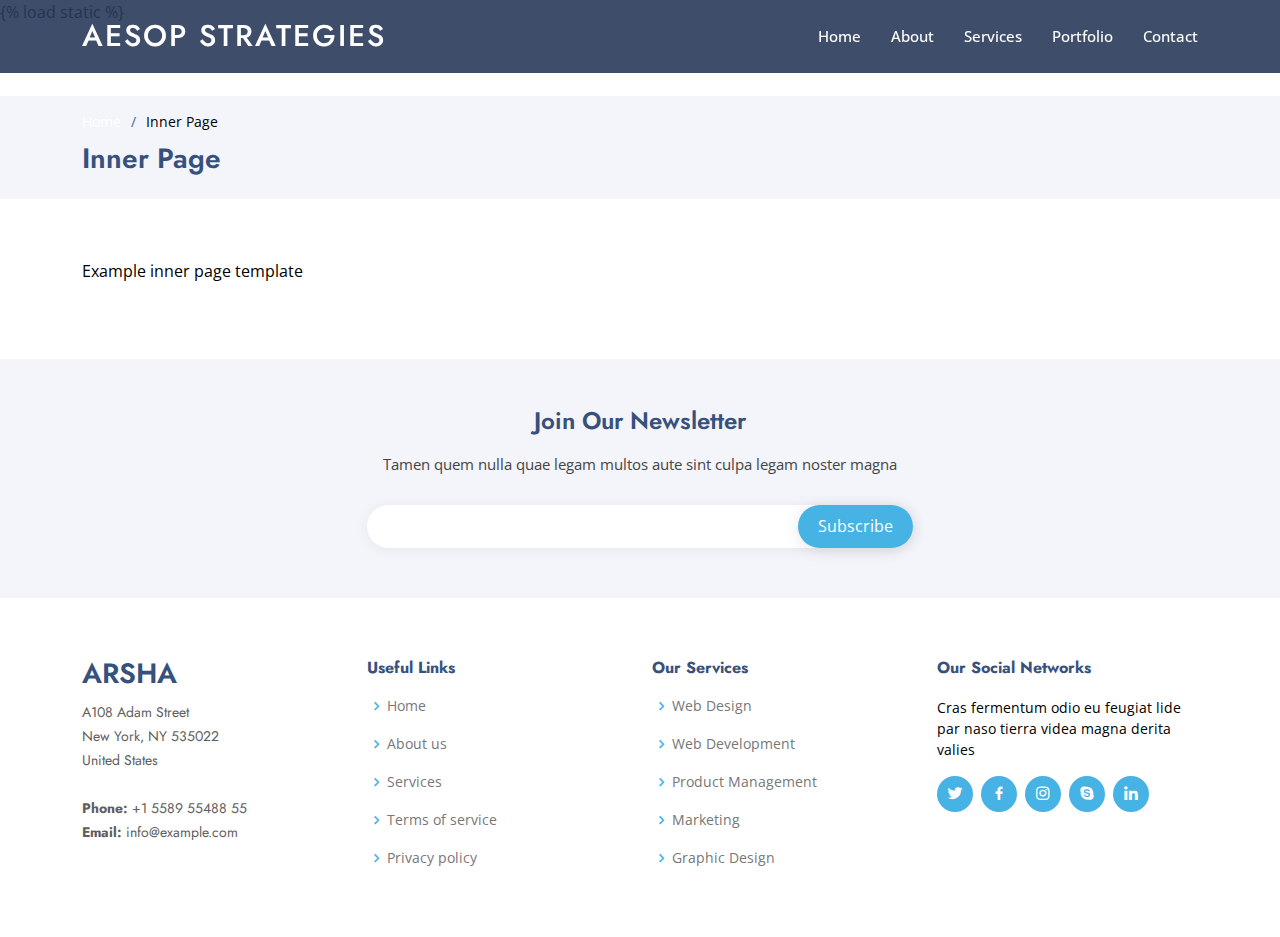
<file: inner-page.html>
<!DOCTYPE html>
<html lang="en">
{% load static %}

<head>
  <meta charset="utf-8">
  <meta content="width=device-width,initial-scale=1.0" name="viewport">

  <title>Inner Page-Aesop Strategies</title>
  <meta content="" name="description">
  <meta content="" name="keywords">

  <!-- Favicons -->
  <link href="/static/assets/img/favicon.png" rel="icon">
  <link href="/static/assets/img/apple-touch-icon.png" rel="apple-touch-icon">

  <!-- Google Fonts -->
  <link href="https://fonts.googleapis.com/css?family=Open+Sans:300,300i,400,400i,600,600i,700,700i|Jost:300,300i,400,400i,500,500i,600,600i,700,700i|Poppins:300,300i,400,400i,500,500i,600,600i,700,700i" rel="stylesheet">

  <!-- Vendor CSS Files -->
  <link href="/static/assets/vendor/aos/aos.css" rel="stylesheet">
  <link href="/static/assets/vendor/bootstrap/css/bootstrap.min.css" rel="stylesheet">
  <link href="/static/assets/vendor/bootstrap-icons/bootstrap-icons.css" rel="stylesheet">
  <link href="/static/assets/vendor/boxicons/css/boxicons.min.css" rel="stylesheet">
  <link href="/static/assets/vendor/glightbox/css/glightbox.min.css" rel="stylesheet">
  <link href="/static/assets/vendor/remixicon/remixicon.css" rel="stylesheet">
  <link href="/static/assets/vendor/swiper/swiper-bundle.min.css" rel="stylesheet">

  <!-- Template Main CSS File -->
  <link href="/static/assets/css/style.css" rel="stylesheet">

  <!-- =======================================================
  * Template Name: Arsha
  * Updated: Mar 10 2023 with Bootstrap v5.2.3
  * Template URL: https://bootstrapmade.com/arsha-free-bootstrap-html-template-corporate/
  * Author: BootstrapMade.com
  * License: https://bootstrapmade.com/license/
  ======================================================== -->
</head>

<body>

  <!-- ======= Header ======= -->
  <header id="header" class="fixed-top header-inner-pages">
    <div class="container d-flex align-items-center">

      <h1 class="logo me-auto"><a href="index.html">Aesop Strategies</a></h1>
      <!-- Uncomment below if you prefer to use an image logo -->
      <!-- <a href="index.html" class="logo me-auto"><img src="assets/img/logo.png" alt="" class="img-fluid"></a>-->

      <nav id="navbar" class="navbar">
        <ul>
          <li><a class="nav-link scrollto " href="#hero">Home</a></li>
          <li><a class="nav-link scrollto" href="#about">About</a></li>
          <li><a class="nav-link scrollto" href="#services">Services</a></li>
          <li><a class="nav-link   scrollto" href="#portfolio">Portfolio</a></li>
         <!-- <li><a class="nav-link scrollto" href="#team">Team</a></li>-->
          <!--<li class="dropdown"><a href="#"><span>Drop Down</span> <i class="bi bi-chevron-down"></i></a>
            <ul>
              <li><a href="#">Drop Down 1</a></li>
              <li class="dropdown"><a href="#"><span>Deep Drop Down</span> <i class="bi bi-chevron-right"></i></a>
                <ul>
                  <li><a href="#">Deep Drop Down 1</a></li>
                  <li><a href="#">Deep Drop Down 2</a></li>
                  <li><a href="#">Deep Drop Down 3</a></li>
                  <li><a href="#">Deep Drop Down 4</a></li>
                  <li><a href="#">Deep Drop Down 5</a></li>
                </ul>
              </li>
              <li><a href="#">Drop Down 2</a></li>
              <li><a href="#">Drop Down 3</a></li>
              <li><a href="#">Drop Down 4</a></li>
            </ul>
          </li>-->
          <li><a class="nav-link scrollto" href="#contact">Contact</a></li>
          <!--<li><a class="getstarted scrollto" href="#about">Get Started</a></li>-->
        </ul>
        <i class="bi bi-list mobile-nav-toggle"></i>
      </nav><!-- .navbar -->

    </div>
  </header><!-- End Header -->

  <main id="main">

    <!-- ======= Breadcrumbs ======= -->
    <section id="breadcrumbs" class="breadcrumbs">
      <div class="container">

        <ol>
          <li><a href="index.html">Home</a></li>
          <li>Inner Page</li>
        </ol>
        <h2>Inner Page</h2>

      </div>
    </section><!-- End Breadcrumbs -->

    <section class="inner-page">
      <div class="container">
        <p>
          Example inner page template
        </p>
      </div>
    </section>

  </main><!-- End #main -->

  <!-- ======= Footer ======= -->
  <footer id="footer">

    <div class="footer-newsletter">
      <div class="container">
        <div class="row justify-content-center">
          <div class="col-lg-6">
            <h4>Join Our Newsletter</h4>
            <p>Tamen quem nulla quae legam multos aute sint culpa legam noster magna</p>
            <form action="" method="post">
              <input type="email" name="email"><input type="submit" value="Subscribe">
            </form>
          </div>
        </div>
      </div>
    </div>

    <div class="footer-top">
      <div class="container">
        <div class="row">

          <div class="col-lg-3 col-md-6 footer-contact">
            <h3>Arsha</h3>
            <p>
              A108 Adam Street <br>
              New York, NY 535022<br>
              United States <br><br>
              <strong>Phone:</strong> +1 5589 55488 55<br>
              <strong>Email:</strong> info@example.com<br>
            </p>
          </div>

          <div class="col-lg-3 col-md-6 footer-links">
            <h4>Useful Links</h4>
            <ul>
              <li><i class="bx bx-chevron-right"></i> <a href="#">Home</a></li>
              <li><i class="bx bx-chevron-right"></i> <a href="#">About us</a></li>
              <li><i class="bx bx-chevron-right"></i> <a href="#">Services</a></li>
              <li><i class="bx bx-chevron-right"></i> <a href="#">Terms of service</a></li>
              <li><i class="bx bx-chevron-right"></i> <a href="#">Privacy policy</a></li>
            </ul>
          </div>

          <div class="col-lg-3 col-md-6 footer-links">
            <h4>Our Services</h4>
            <ul>
              <li><i class="bx bx-chevron-right"></i> <a href="#">Web Design</a></li>
              <li><i class="bx bx-chevron-right"></i> <a href="#">Web Development</a></li>
              <li><i class="bx bx-chevron-right"></i> <a href="#">Product Management</a></li>
              <li><i class="bx bx-chevron-right"></i> <a href="#">Marketing</a></li>
              <li><i class="bx bx-chevron-right"></i> <a href="#">Graphic Design</a></li>
            </ul>
          </div>

          <div class="col-lg-3 col-md-6 footer-links">
            <h4>Our Social Networks</h4>
            <p>Cras fermentum odio eu feugiat lide par naso tierra videa magna derita valies</p>
            <div class="social-links mt-3">
              <a href="#" class="twitter"><i class="bx bxl-twitter"></i></a>
              <a href="#" class="facebook"><i class="bx bxl-facebook"></i></a>
              <a href="#" class="instagram"><i class="bx bxl-instagram"></i></a>
              <a href="#" class="google-plus"><i class="bx bxl-skype"></i></a>
              <a href="#" class="linkedin"><i class="bx bxl-linkedin"></i></a>
            </div>
          </div>

        </div>
      </div>
    </div>


        <!-- All the links in the footer should remain intact. -->
        <!-- You can delete the links only if you purchased the pro version. -->
        <!-- Licensing information: https://bootstrapmade.com/license/ -->
        <!-- Purchase the pro version with working PHP/AJAX contact form: https://bootstrapmade.com/arsha-free-bootstrap-html-template-corporate/ -->
  </footer><!-- End Footer -->

  <div id="preloader"></div>
  <a href="#" class="back-to-top d-flex align-items-center justify-content-center"><i class="bi bi-arrow-up-short"></i></a>

  <!-- Vendor JS Files -->
  <script src="/static/assets/vendor/aos/aos.js"></script>
  <script src="/static/assets/vendor/bootstrap/js/bootstrap.bundle.min.js"></script>
  <script src="/static/assets/vendor/glightbox/js/glightbox.min.js"></script>
  <script src="/static/assets/vendor/isotope-layout/isotope.pkgd.min.js"></script>
  <script src="/static/assets/vendor/swiper/swiper-bundle.min.js"></script>
  <script src="/static/assets/vendor/waypoints/noframework.waypoints.js"></script>
  <script src="/static/assets/vendor/php-email-form/validate.js"></script>

  <!-- Template Main JS File -->
  <script src="/static/assets/js/main.js"></script>

</body>

</html>
</file>
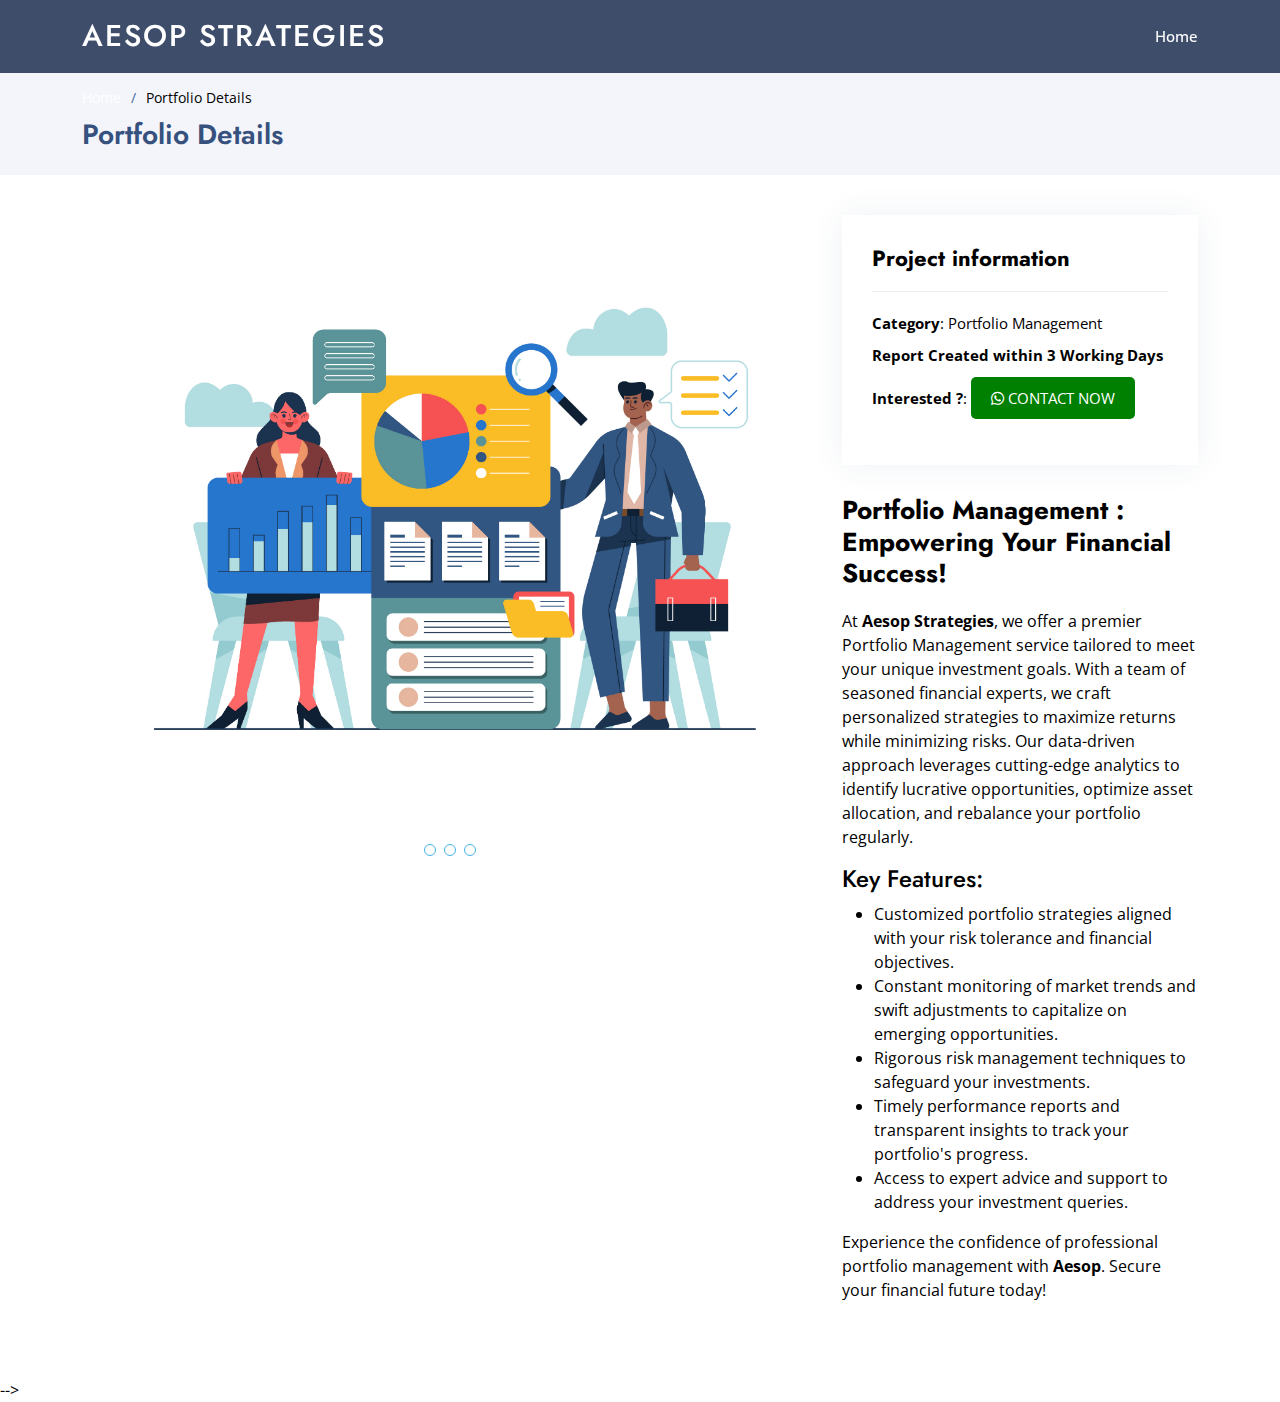
<file: portfolio-details-1.html>
<!DOCTYPE html>
<html lang="en">


<head>
  <meta charset="utf-8">
  <meta content="width=device-width, initial-scale=1.0" name="viewport">

  <title>Portfolio Details - Aesop Strategies</title>
  <meta content="" name="description">
  <meta content="" name="keywords">
  <!-- Add this link in the <head> section of your HTML -->
<link rel="stylesheet" href="https://cdnjs.cloudflare.com/ajax/libs/font-awesome/5.15.3/css/all.min.css">


  <!-- Favicons -->
  <link href="/static/assets/img/favicon.png" rel="icon">
  <link href="/static/assets/img/apple-touch-icon.png" rel="apple-touch-icon">

  <!-- Google Fonts -->
  <link href="https://fonts.googleapis.com/css?family=Open+Sans:300,300i,400,400i,600,600i,700,700i|Jost:300,300i,400,400i,500,500i,600,600i,700,700i|Poppins:300,300i,400,400i,500,500i,600,600i,700,700i" rel="stylesheet">

  <!-- Vendor CSS Files -->
  <link href="/static/assets/vendor/aos/aos.css" rel="stylesheet">
  <link href="/static/assets/vendor/bootstrap/css/bootstrap.min.css" rel="stylesheet">
  <link href="/static/assets/vendor/bootstrap-icons/bootstrap-icons.css" rel="stylesheet">
  <link href="/static/assets/vendor/boxicons/css/boxicons.min.css" rel="stylesheet">
  <link href="/static/assets/vendor/glightbox/css/glightbox.min.css" rel="stylesheet">
  <link href="/static/assets/vendor/remixicon/remixicon.css" rel="stylesheet">
  <link href="/static/assets/vendor/swiper/swiper-bundle.min.css" rel="stylesheet">

  <!-- Template Main CSS File -->
  <link href="/static/assets/css/style.css" rel="stylesheet">

  <!-- =======================================================
  * Template Name: Arsha
  * Updated: Mar 10 2023 with Bootstrap v5.2.3
  * Template URL: https://bootstrapmade.com/arsha-free-bootstrap-html-template-corporate/
  * Author: BootstrapMade.com
  * License: https://bootstrapmade.com/license/
  ======================================================== -->
</head>

<body>

  <!-- ======= Header ======= -->
  <header id="header" class="fixed-top header-inner-pages">
    <div class="container d-flex align-items-center">

      <h1 class="logo me-auto"><a href=" index.html ">Aesop Strategies</a></h1>
      <!-- Uncomment below if you prefer to use an image logo -->
      <!-- <a href="index.html" class="logo me-auto"><img src="assets/img/logo.png" alt="" class="img-fluid"></a>-->

      <nav id="navbar" class="navbar">
        <ul>
          <li><a class="nav-link scrollto " href="/">Home</a></li>
          <!-- <li><a class="nav-link scrollto" href="#about">About</a></li>
          <li><a class="nav-link scrollto" href="#services">Services</a></li>
          <li><a class="nav-link  active scrollto" href="#portfolio">Portfolio</a></li>
          <li><a class="nav-link scrollto" href="#team">Team</a></li>-->
          <!--<li class="dropdown"><a href="#"><span>Drop Down</span> <i class="bi bi-chevron-down"></i></a>
            <ul>
              <li><a href="#">Drop Down 1</a></li>
              <li class="dropdown"><a href="#"><span>Deep Drop Down</span> <i class="bi bi-chevron-right"></i></a>
                <ul>
                  <li><a href="#">Deep Drop Down 1</a></li>
                  <li><a href="#">Deep Drop Down 2</a></li>
                  <li><a href="#">Deep Drop Down 3</a></li>
                  <li><a href="#">Deep Drop Down 4</a></li>
                  <li><a href="#">Deep Drop Down 5</a></li>
                </ul>
              </li>
              <li><a href="#">Drop Down 2</a></li>
              <li><a href="#">Drop Down 3</a></li>
              <li><a href="#">Drop Down 4</a></li>
            </ul>
          </li
           <li><a class="nav-link scrollto" href="#contact">Contact</a></li> 
          <li><a class="getstarted scrollto" href="#about">Get Started</a></li>-->
        </ul>
        <i class="bi bi-list mobile-nav-toggle"></i>
      </nav><!-- .navbar -->

    </div>
  </header><!-- End Header -->

  <main id="main">

    <!-- ======= Breadcrumbs ======= -->
    <section id="breadcrumbs" class="breadcrumbs">
      <div class="container">

        <ol>
          <li><a href="index.html">Home</a></li>
          <li>Portfolio Details</li>
        </ol>
        <h2>Portfolio Details</h2>

      </div>
    </section><!-- End Breadcrumbs -->

    <!-- ======= Portfolio Details Section ======= -->
    <section id="portfolio-details" class="portfolio-details">
      <div class="container">

        <div class="row gy-4">

          <div class="col-lg-8">
            <div class="portfolio-details-slider swiper">
              <div class="swiper-wrapper align-items-center">

                <div class="swiper-slide">
                  <img src="/static/assets/img/portfolio/portfolio-1.jpg" alt="">
                </div>

                <div class="swiper-slide">
                  <img src="/static/assets/img/portfolio/portfolio-2.jpg" alt="">
                </div>

                <div class="swiper-slide">
                  <img src="/static/assets/img/portfolio/portfolio-3.jpg" alt="">
                </div>

              </div>
              <div class="swiper-pagination"></div>
            </div>
          </div>

          <div class="col-lg-4">
            <div class="portfolio-info">
              <h3>Project information</h3>
              <ul>
                <li><strong>Category</strong>: Portfolio Management</li>
                <!-- <li><strong>Client</strong>: ASU Company</li> -->
                <li><strong>Report Created within 3 Working Days</strong></li>
                <li><strong>Interested ?</strong>:
                  
                  <a href="https://wa.me/8866936422" target="_blank" class="whatsapp-button">
                    <i class="fab fa-whatsapp"></i> CONTACT NOW
                  </a>
                  
                  
                </li>
              </ul>
            </div>
            <div class="portfolio-description">
              <h2>Portfolio Management : Empowering Your Financial Success!</h2>
    <p>At <strong>Aesop Strategies</strong>, we offer a premier Portfolio Management service tailored to meet your unique investment goals. With a team of seasoned financial experts, we craft personalized strategies to maximize returns while minimizing risks. Our data-driven approach leverages cutting-edge analytics to identify lucrative opportunities, optimize asset allocation, and rebalance your portfolio regularly.</p>

              <p>
                <h4>Key Features:</h4>
                <ul>
                    <li>Customized portfolio strategies aligned with your risk tolerance and financial objectives.</li>
                    <li>Constant monitoring of market trends and swift adjustments to capitalize on emerging opportunities.</li>
                    <li>Rigorous risk management techniques to safeguard your investments.</li>
                    <li>Timely performance reports and transparent insights to track your portfolio's progress.</li>
                    <li>Access to expert advice and support to address your investment queries.</li>
                </ul>
            
                <p>Experience the confidence of professional portfolio management with <strong>Aesop</strong>. Secure your financial future today!</p>
            
              </p>
            </div>
          </div>

        </div>

      </div>
    </section><!-- End Portfolio Details Section -->

  </main><!-- End #main -->

  <!-- ======= Footer ======= 
  <footer id="footer">

    <div class="footer-newsletter">
      <div class="container">
        <div class="row justify-content-center">
          <div class="col-lg-6">
            <h4>Join Our Newsletter</h4>
            <p>Tamen quem nulla quae legam multos aute sint culpa legam noster magna</p>
            <form action="" method="post">
              <input type="email" name="email"><input type="submit" value="Subscribe">
            </form>
          </div>
        </div>
      </div>
    </div>

    <div class="footer-top">
      <div class="container">
        <div class="row">

          <div class="col-lg-3 col-md-6 footer-contact">
            <h3>Aesop strategies</h3>
            <p>
              A108 Adam Street <br>
              New York, NY 535022<br>
              United States <br><br>
              <strong>Phone:</strong> +1 5589 55488 55<br>
              <strong>Email:</strong> info@example.com<br>
            </p>
          </div>

          <div class="col-lg-3 col-md-6 footer-links">
            <h4>Useful Links</h4>
            <ul>
              <li><i class="bx bx-chevron-right"></i> <a href="#">Home</a></li>
              <li><i class="bx bx-chevron-right"></i> <a href="#">About us</a></li>
              <li><i class="bx bx-chevron-right"></i> <a href="#">Services</a></li>
              <li><i class="bx bx-chevron-right"></i> <a href="#">Terms of service</a></li>
              <li><i class="bx bx-chevron-right"></i> <a href="#">Privacy policy</a></li>
            </ul>
          </div>

          <div class="col-lg-3 col-md-6 footer-links">
            <h4>Our Services</h4>
            <ul>
              <li><i class="bx bx-chevron-right"></i> <a href="#">Web Design</a></li>
              <li><i class="bx bx-chevron-right"></i> <a href="#">Web Development</a></li>
              <li><i class="bx bx-chevron-right"></i> <a href="#">Product Management</a></li>
              <li><i class="bx bx-chevron-right"></i> <a href="#">Marketing</a></li>
              <li><i class="bx bx-chevron-right"></i> <a href="#">Graphic Design</a></li>
            </ul>
          </div>

          <div class="col-lg-3 col-md-6 footer-links">
            <h4>Our Social Networks</h4>
            <p>Cras fermentum odio eu feugiat lide par naso tierra videa magna derita valies</p>
            <div class="social-links mt-3">
              <a href="#" class="twitter"><i class="bx bxl-twitter"></i></a>
              <a href="#" class="facebook"><i class="bx bxl-facebook"></i></a>
              <a href="#" class="instagram"><i class="bx bxl-instagram"></i></a>
              <a href="#" class="google-plus"><i class="bx bxl-skype"></i></a>
              <a href="#" class="linkedin"><i class="bx bxl-linkedin"></i></a>
            </div>
          </div>

        </div>
      </div>
    </div>

  </footer> End Footer -->

  <div id="preloader"></div>
  <a href="#" class="back-to-top d-flex align-items-center justify-content-center"><i class="bi bi-arrow-up-short"></i></a>

  <!-- Vendor JS Files -->
  <script src="/static/assets/vendor/aos/aos.js"></script>
  <script src="/static/assets/vendor/bootstrap/js/bootstrap.bundle.min.js"></script>
  <script src="/static/assets/vendor/glightbox/js/glightbox.min.js"></script>
  <script src="/static/assets/vendor/isotope-layout/isotope.pkgd.min.js"></script>
  <script src="/static/assets/vendor/swiper/swiper-bundle.min.js"></script>
  <script src="/static/assets/vendor/waypoints/noframework.waypoints.js"></script>
  <script src="/static/assets/vendor/php-email-form/validate.js"></script>

  <!-- Template Main JS File -->
  <script src="/static/assets/js/main.js"></script> -->

</body>

</html>
</file>
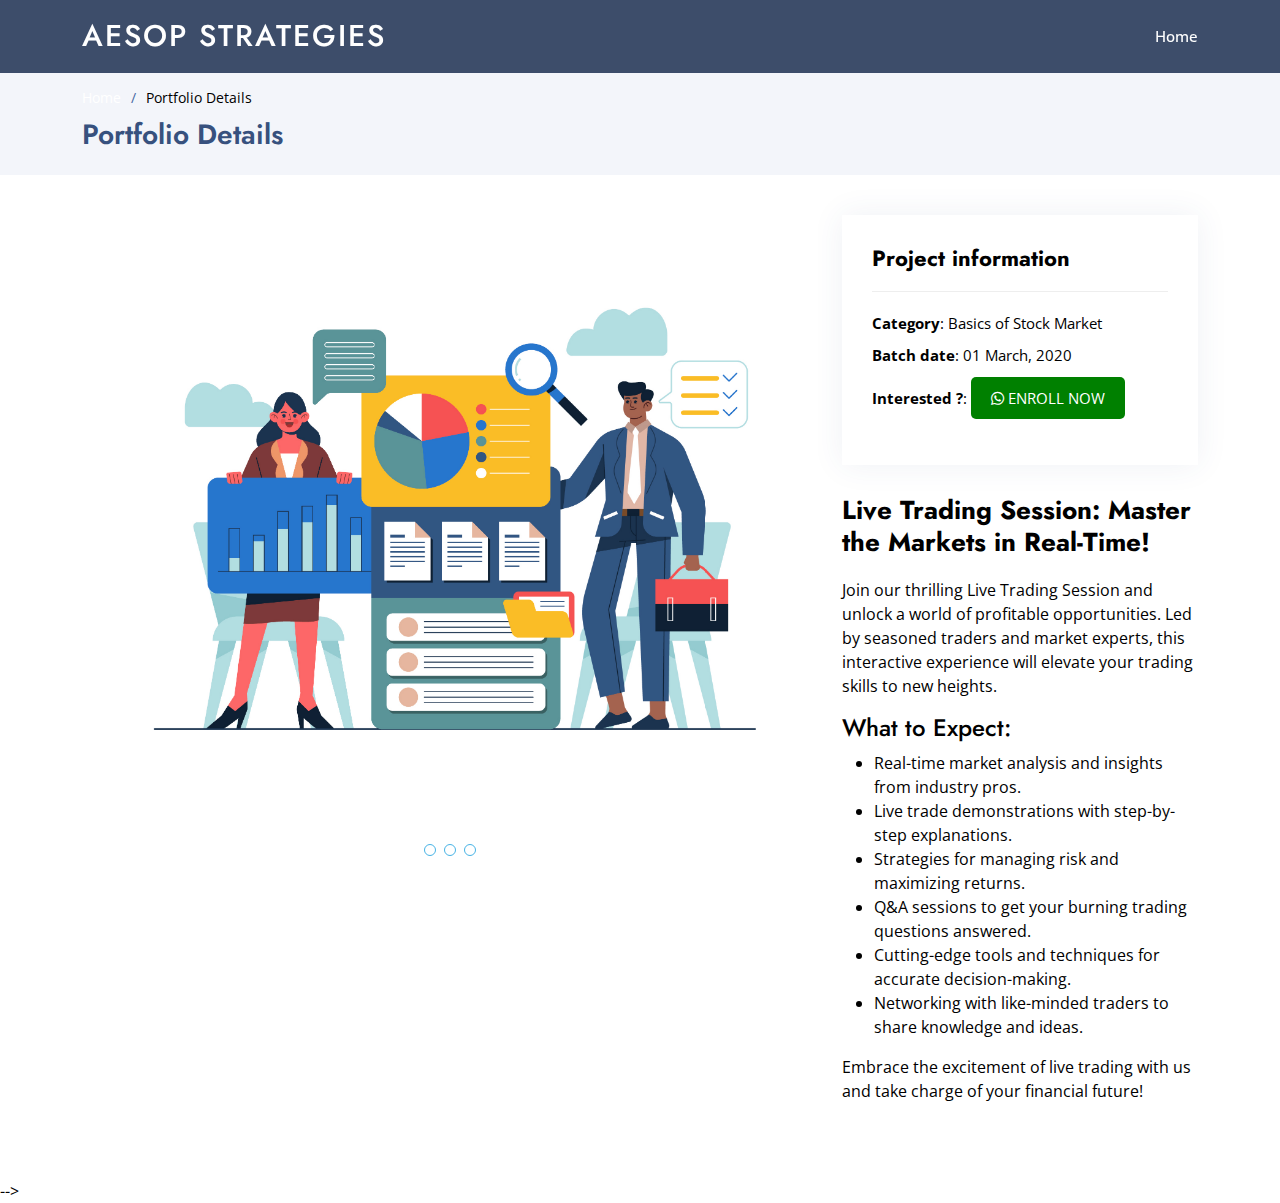
<file: portfolio-details-2.html>
<!DOCTYPE html>
<html lang="en">


<head>
  <meta charset="utf-8">
  <meta content="width=device-width, initial-scale=1.0" name="viewport">

  <title>Portfolio Details - Aesop Strategies</title>
  <meta content="" name="description">
  <meta content="" name="keywords">
  <!-- Add this link in the <head> section of your HTML -->
<link rel="stylesheet" href="https://cdnjs.cloudflare.com/ajax/libs/font-awesome/5.15.3/css/all.min.css">


  <!-- Favicons -->
  <link href="/static/assets/img/favicon.png" rel="icon">
  <link href="/static/assets/img/apple-touch-icon.png" rel="apple-touch-icon">

  <!-- Google Fonts -->
  <link href="https://fonts.googleapis.com/css?family=Open+Sans:300,300i,400,400i,600,600i,700,700i|Jost:300,300i,400,400i,500,500i,600,600i,700,700i|Poppins:300,300i,400,400i,500,500i,600,600i,700,700i" rel="stylesheet">

  <!-- Vendor CSS Files -->
  <link href="/static/assets/vendor/aos/aos.css" rel="stylesheet">
  <link href="/static/assets/vendor/bootstrap/css/bootstrap.min.css" rel="stylesheet">
  <link href="/static/assets/vendor/bootstrap-icons/bootstrap-icons.css" rel="stylesheet">
  <link href="/static/assets/vendor/boxicons/css/boxicons.min.css" rel="stylesheet">
  <link href="/static/assets/vendor/glightbox/css/glightbox.min.css" rel="stylesheet">
  <link href="/static/assets/vendor/remixicon/remixicon.css" rel="stylesheet">
  <link href="/static/assets/vendor/swiper/swiper-bundle.min.css" rel="stylesheet">

  <!-- Template Main CSS File -->
  <link href="/static/assets/css/style.css" rel="stylesheet">

  <!-- =======================================================
  * Template Name: Arsha
  * Updated: Mar 10 2023 with Bootstrap v5.2.3
  * Template URL: https://bootstrapmade.com/arsha-free-bootstrap-html-template-corporate/
  * Author: BootstrapMade.com
  * License: https://bootstrapmade.com/license/
  ======================================================== -->
</head>

<body>

  <!-- ======= Header ======= -->
  <header id="header" class="fixed-top header-inner-pages">
    <div class="container d-flex align-items-center">

      <h1 class="logo me-auto"><a href=" index.html ">Aesop Strategies</a></h1>
      <!-- Uncomment below if you prefer to use an image logo -->
      <!-- <a href="index.html" class="logo me-auto"><img src="assets/img/logo.png" alt="" class="img-fluid"></a>-->

      <nav id="navbar" class="navbar">
        <ul>
          <li><a class="nav-link scrollto " href="/">Home</a></li>
          <!-- <li><a class="nav-link scrollto" href="#about">About</a></li>
          <li><a class="nav-link scrollto" href="#services">Services</a></li>
          <li><a class="nav-link  active scrollto" href="#portfolio">Portfolio</a></li>
          <li><a class="nav-link scrollto" href="#team">Team</a></li>-->
          <!--<li class="dropdown"><a href="#"><span>Drop Down</span> <i class="bi bi-chevron-down"></i></a>
            <ul>
              <li><a href="#">Drop Down 1</a></li>
              <li class="dropdown"><a href="#"><span>Deep Drop Down</span> <i class="bi bi-chevron-right"></i></a>
                <ul>
                  <li><a href="#">Deep Drop Down 1</a></li>
                  <li><a href="#">Deep Drop Down 2</a></li>
                  <li><a href="#">Deep Drop Down 3</a></li>
                  <li><a href="#">Deep Drop Down 4</a></li>
                  <li><a href="#">Deep Drop Down 5</a></li>
                </ul>
              </li>
              <li><a href="#">Drop Down 2</a></li>
              <li><a href="#">Drop Down 3</a></li>
              <li><a href="#">Drop Down 4</a></li>
            </ul>
          </li
           <li><a class="nav-link scrollto" href="#contact">Contact</a></li> 
          <li><a class="getstarted scrollto" href="#about">Get Started</a></li>-->
        </ul>
        <i class="bi bi-list mobile-nav-toggle"></i>
      </nav><!-- .navbar -->

    </div>
  </header><!-- End Header -->

  <main id="main">

    <!-- ======= Breadcrumbs ======= -->
    <section id="breadcrumbs" class="breadcrumbs">
      <div class="container">

        <ol>
          <li><a href="index.html">Home</a></li>
          <li>Portfolio Details</li>
        </ol>
        <h2>Portfolio Details</h2>

      </div>
    </section><!-- End Breadcrumbs -->

    <!-- ======= Portfolio Details Section ======= -->
    <section id="portfolio-details" class="portfolio-details">
      <div class="container">

        <div class="row gy-4">

          <div class="col-lg-8">
            <div class="portfolio-details-slider swiper">
              <div class="swiper-wrapper align-items-center">

                <div class="swiper-slide">
                  <img src="/static/assets/img/portfolio/portfolio-1.jpg" alt="">
                </div>

                <div class="swiper-slide">
                  <img src="/static/assets/img/portfolio/portfolio-2.jpg" alt="">
                </div>

                <div class="swiper-slide">
                  <img src="/static/assets/img/portfolio/portfolio-3.jpg" alt="">
                </div>

              </div>
              <div class="swiper-pagination"></div>
            </div>
          </div>

          <div class="col-lg-4">
            <div class="portfolio-info">
              <h3>Project information</h3>
              <ul>
                <li><strong>Category</strong>: Basics of Stock Market</li>
                <!-- <li><strong>Client</strong>: ASU Company</li> -->
                <li><strong>Batch date</strong>: 01 March, 2020</li>
                <li><strong>Interested ?</strong>:
                  
                  <a href="https://wa.me/8866936422" target="_blank" class="whatsapp-button">
                    <i class="fab fa-whatsapp"></i> ENROLL NOW
                  </a>
                  
                  
                </li>
              </ul>
            </div>
            <div class="portfolio-description">
              <h2>Live Trading Session: Master the Markets in Real-Time!</h2>
              <p>Join our thrilling Live Trading Session and unlock a world of profitable opportunities. Led by seasoned traders and market experts, this interactive experience will elevate your trading skills to new heights.</p>
          
              <h4>What to Expect:</h4>
              <ul>
                  <li>Real-time market analysis and insights from industry pros.</li>
                  <li>Live trade demonstrations with step-by-step explanations.</li>
                  <li>Strategies for managing risk and maximizing returns.</li>
                  <li>Q&A sessions to get your burning trading questions answered.</li>
                  <li>Cutting-edge tools and techniques for accurate decision-making.</li>
                  <li>Networking with like-minded traders to share knowledge and ideas.</li>
              </ul>
          
              <p>Embrace the excitement of live trading with us and take charge of your financial future!</p>
          
            </div>
          </div>

        </div>

      </div>
    </section><!-- End Portfolio Details Section -->

  </main><!-- End #main -->

  <!-- ======= Footer ======= 
  <footer id="footer">

    <div class="footer-newsletter">
      <div class="container">
        <div class="row justify-content-center">
          <div class="col-lg-6">
            <h4>Join Our Newsletter</h4>
            <p>Tamen quem nulla quae legam multos aute sint culpa legam noster magna</p>
            <form action="" method="post">
              <input type="email" name="email"><input type="submit" value="Subscribe">
            </form>
          </div>
        </div>
      </div>
    </div>

    <div class="footer-top">
      <div class="container">
        <div class="row">

          <div class="col-lg-3 col-md-6 footer-contact">
            <h3>Aesop strategies</h3>
            <p>
              A108 Adam Street <br>
              New York, NY 535022<br>
              United States <br><br>
              <strong>Phone:</strong> +1 5589 55488 55<br>
              <strong>Email:</strong> info@example.com<br>
            </p>
          </div>

          <div class="col-lg-3 col-md-6 footer-links">
            <h4>Useful Links</h4>
            <ul>
              <li><i class="bx bx-chevron-right"></i> <a href="#">Home</a></li>
              <li><i class="bx bx-chevron-right"></i> <a href="#">About us</a></li>
              <li><i class="bx bx-chevron-right"></i> <a href="#">Services</a></li>
              <li><i class="bx bx-chevron-right"></i> <a href="#">Terms of service</a></li>
              <li><i class="bx bx-chevron-right"></i> <a href="#">Privacy policy</a></li>
            </ul>
          </div>

          <div class="col-lg-3 col-md-6 footer-links">
            <h4>Our Services</h4>
            <ul>
              <li><i class="bx bx-chevron-right"></i> <a href="#">Web Design</a></li>
              <li><i class="bx bx-chevron-right"></i> <a href="#">Web Development</a></li>
              <li><i class="bx bx-chevron-right"></i> <a href="#">Product Management</a></li>
              <li><i class="bx bx-chevron-right"></i> <a href="#">Marketing</a></li>
              <li><i class="bx bx-chevron-right"></i> <a href="#">Graphic Design</a></li>
            </ul>
          </div>

          <div class="col-lg-3 col-md-6 footer-links">
            <h4>Our Social Networks</h4>
            <p>Cras fermentum odio eu feugiat lide par naso tierra videa magna derita valies</p>
            <div class="social-links mt-3">
              <a href="#" class="twitter"><i class="bx bxl-twitter"></i></a>
              <a href="#" class="facebook"><i class="bx bxl-facebook"></i></a>
              <a href="#" class="instagram"><i class="bx bxl-instagram"></i></a>
              <a href="#" class="google-plus"><i class="bx bxl-skype"></i></a>
              <a href="#" class="linkedin"><i class="bx bxl-linkedin"></i></a>
            </div>
          </div>

        </div>
      </div>
    </div>

  </footer> End Footer -->

  <div id="preloader"></div>
  <a href="#" class="back-to-top d-flex align-items-center justify-content-center"><i class="bi bi-arrow-up-short"></i></a>

  <!-- Vendor JS Files -->
  <script src="/static/assets/vendor/aos/aos.js"></script>
  <script src="/static/assets/vendor/bootstrap/js/bootstrap.bundle.min.js"></script>
  <script src="/static/assets/vendor/glightbox/js/glightbox.min.js"></script>
  <script src="/static/assets/vendor/isotope-layout/isotope.pkgd.min.js"></script>
  <script src="/static/assets/vendor/swiper/swiper-bundle.min.js"></script>
  <script src="/static/assets/vendor/waypoints/noframework.waypoints.js"></script>
  <script src="/static/assets/vendor/php-email-form/validate.js"></script>

  <!-- Template Main JS File -->
  <script src="/static/assets/js/main.js"></script> -->

</body>

</html>
</file>
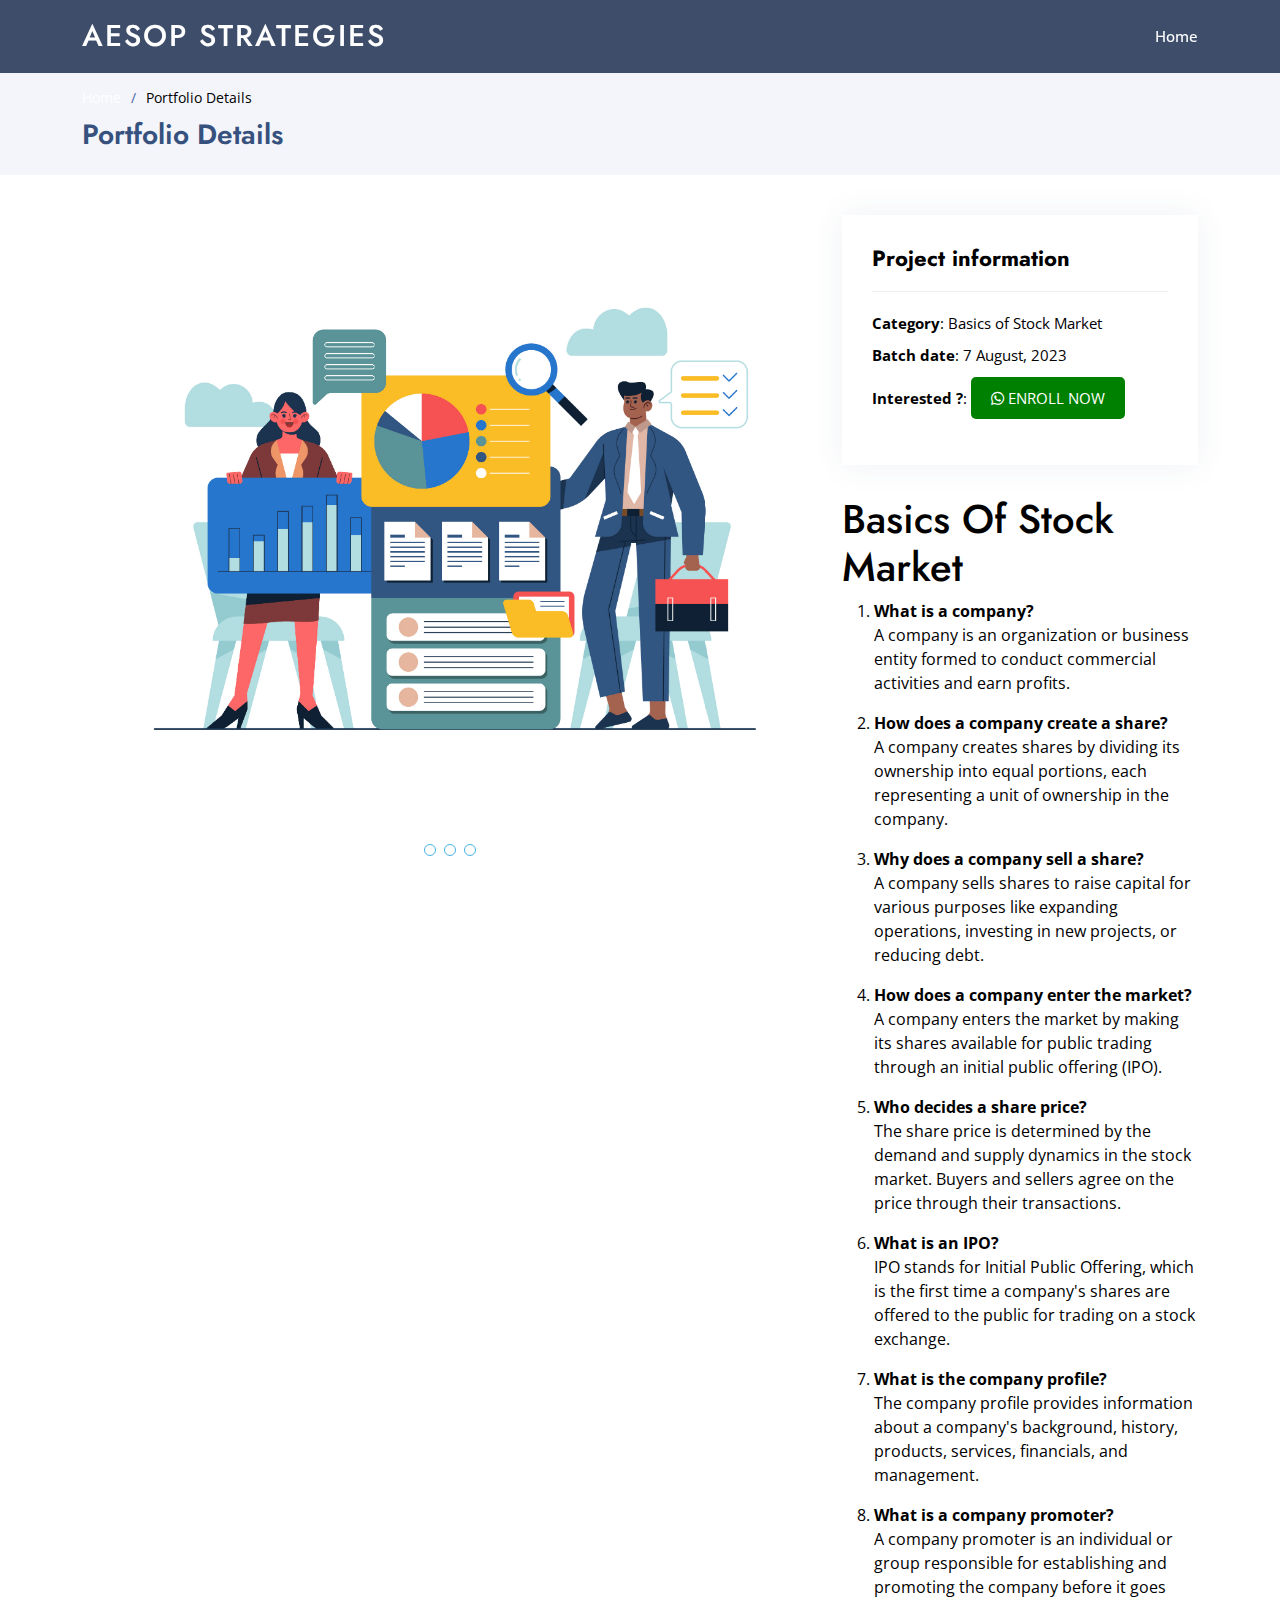
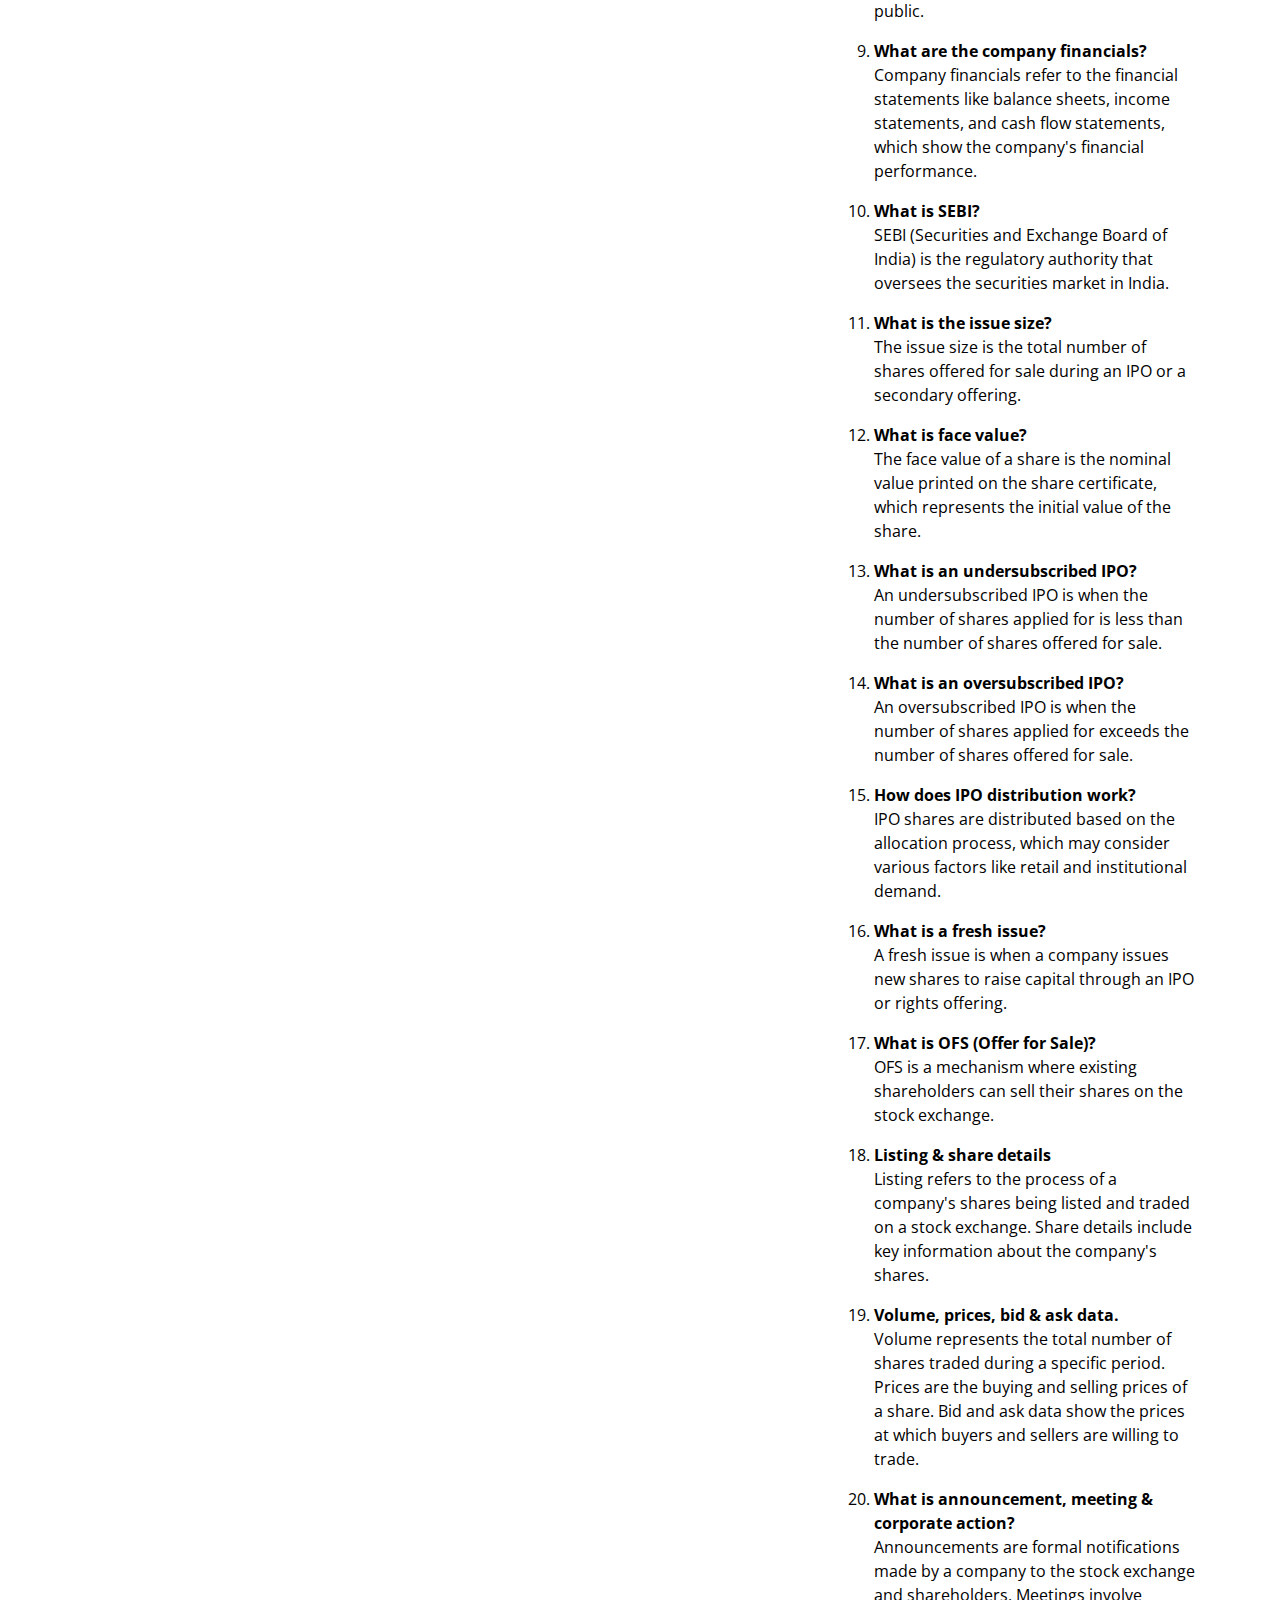
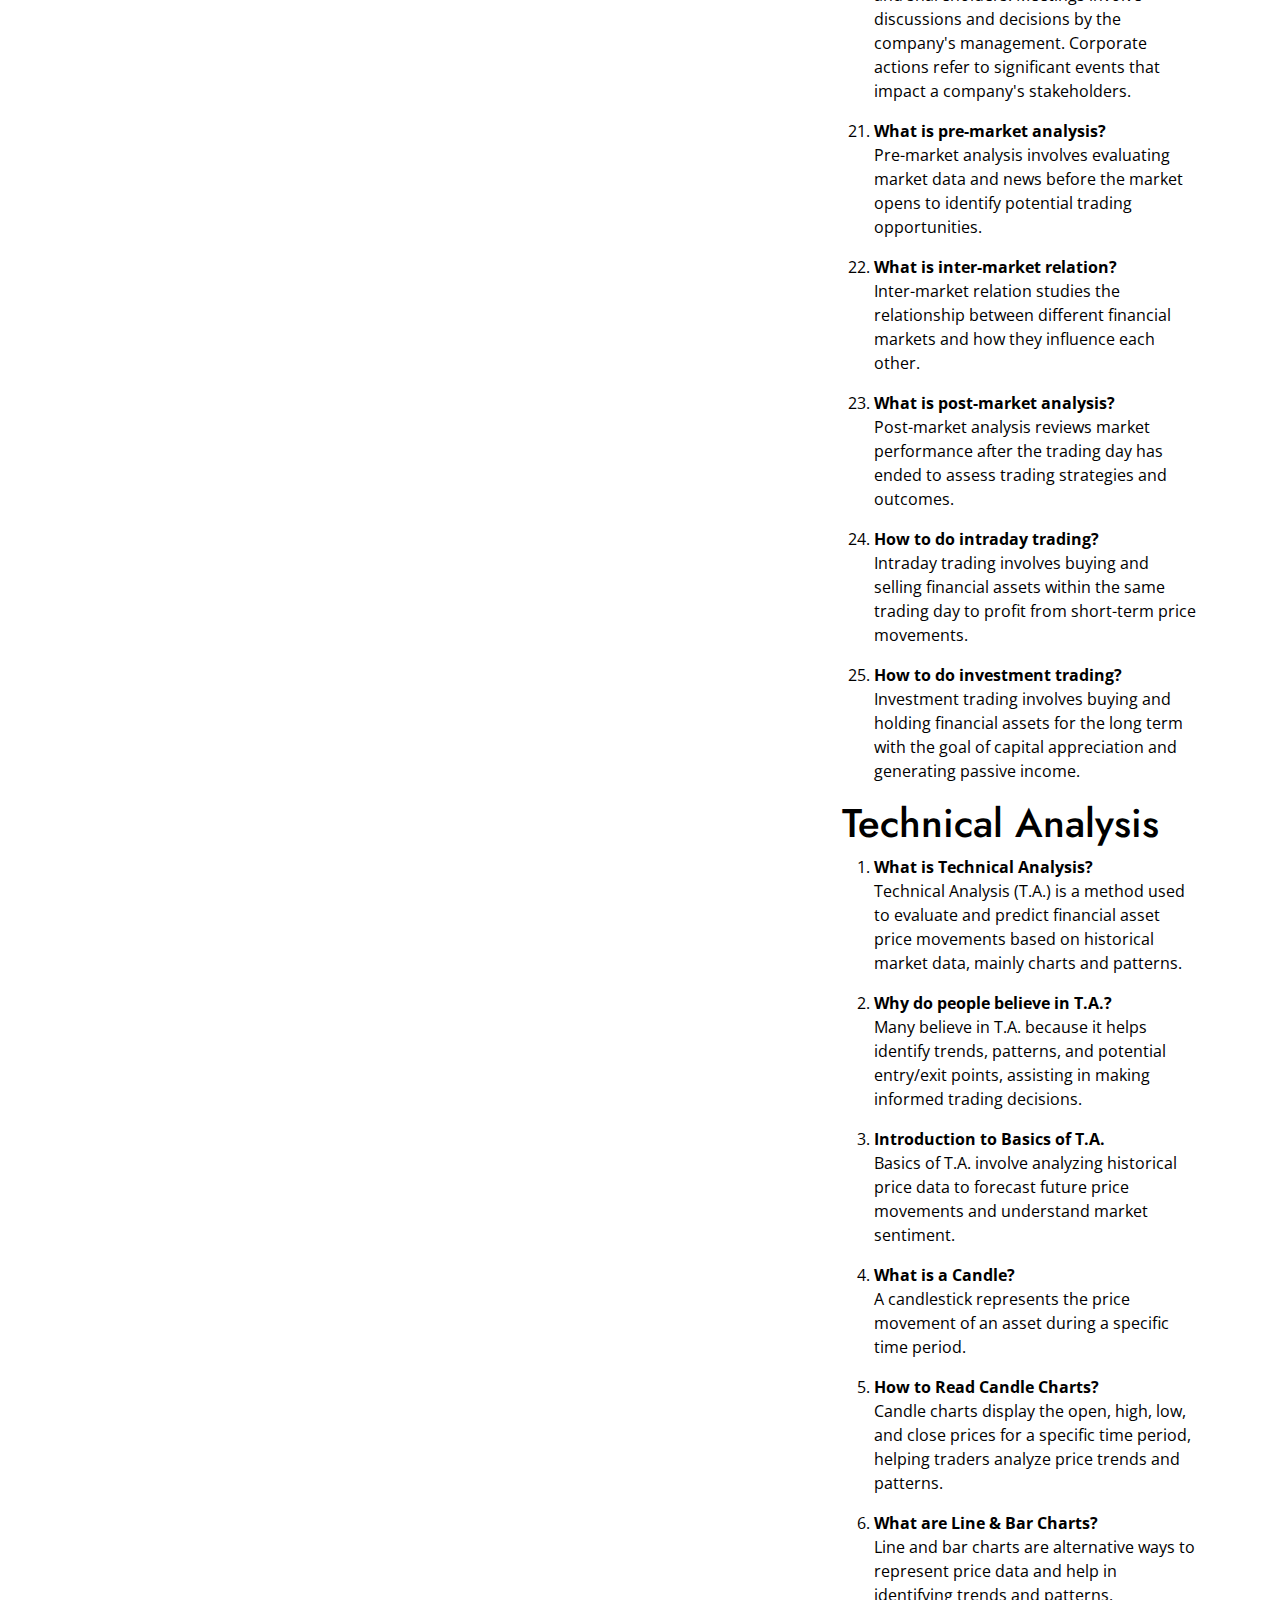
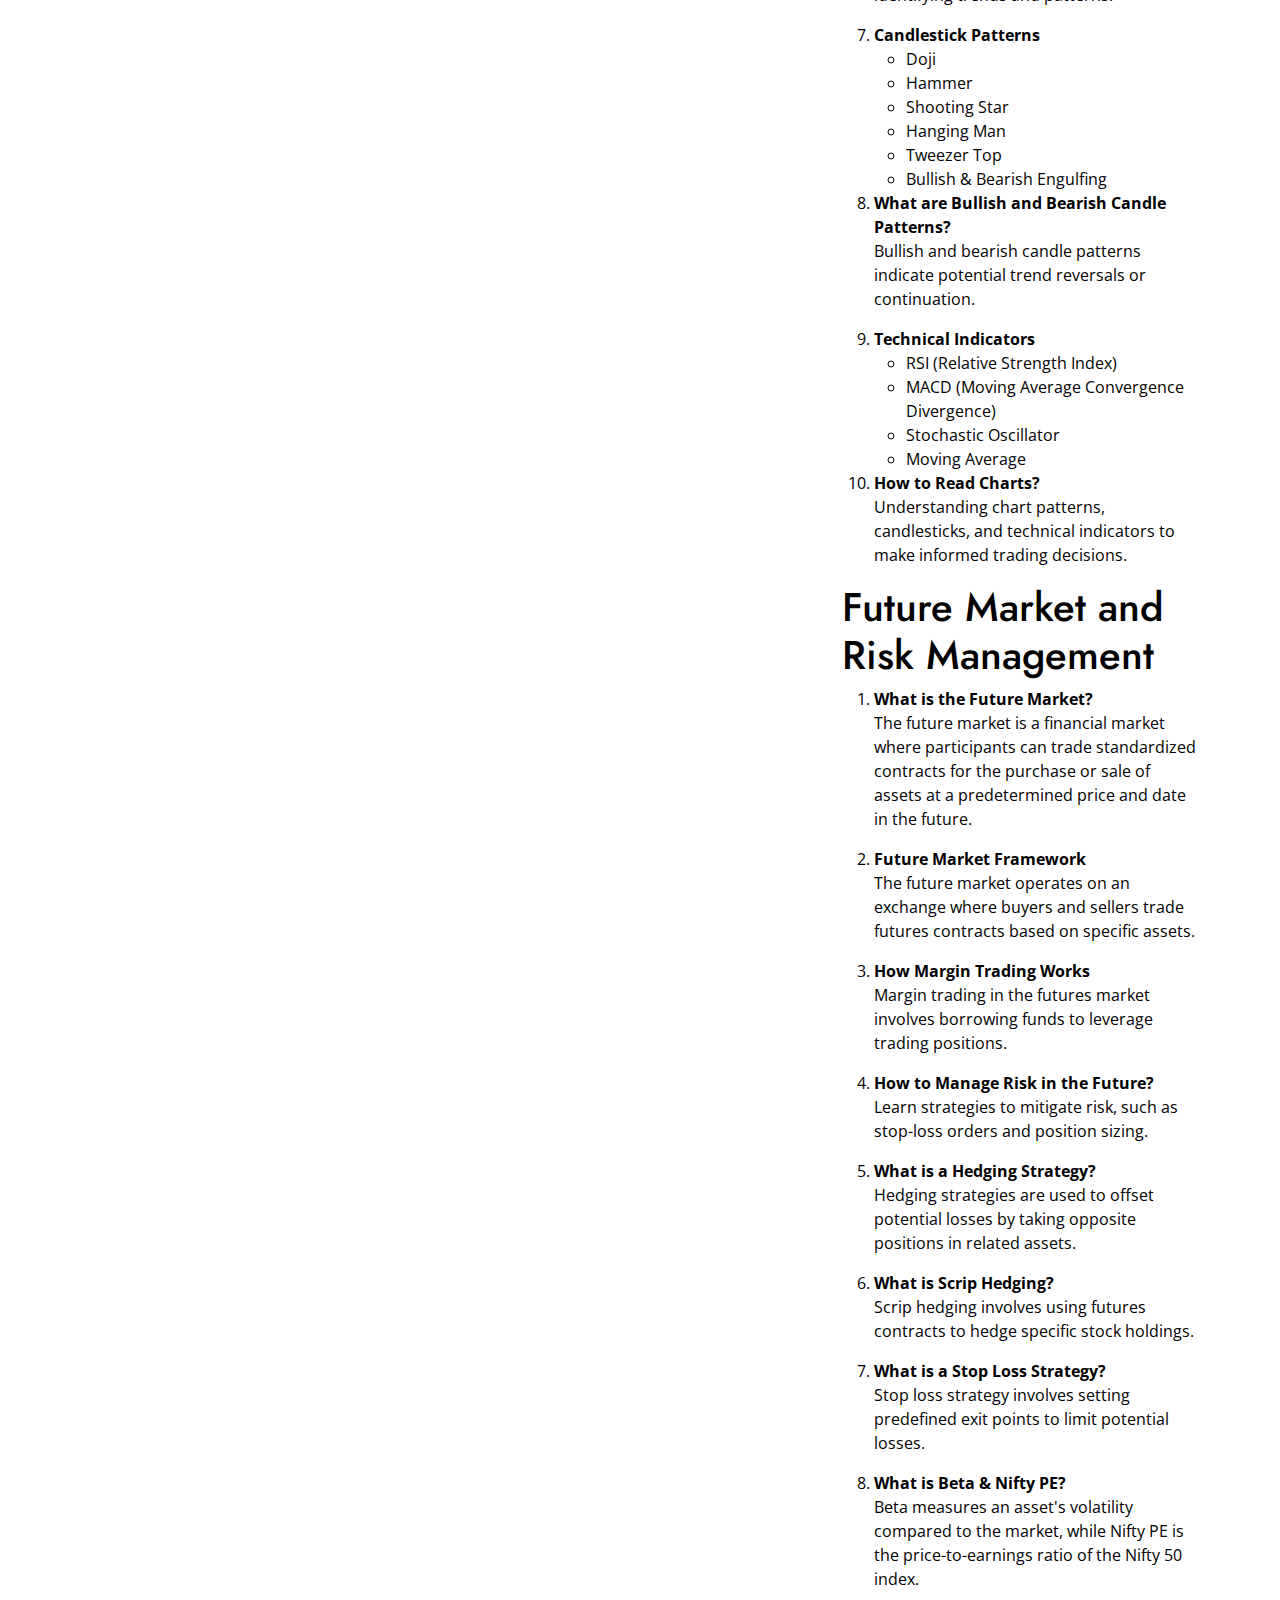
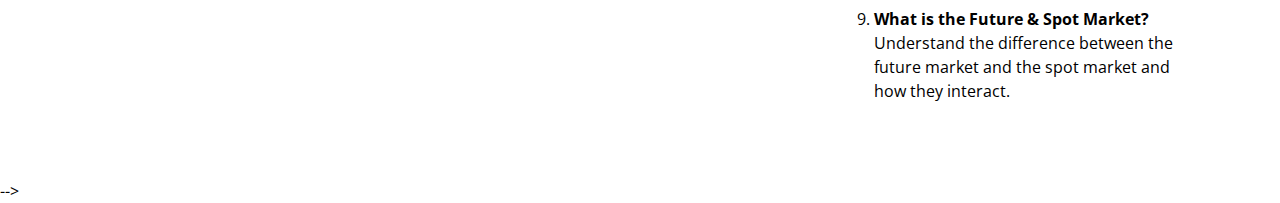
<file: portfolio-details-3.html>
<!DOCTYPE html>
<html lang="en">


<head>
  <meta charset="utf-8">
  <meta content="width=device-width, initial-scale=1.0" name="viewport">

  <title>Portfolio Details - Aesop Strategies</title>
  <meta content="" name="description">
  <meta content="" name="keywords">
  <!-- Add this link in the <head> section of your HTML -->
<link rel="stylesheet" href="https://cdnjs.cloudflare.com/ajax/libs/font-awesome/5.15.3/css/all.min.css">


  <!-- Favicons -->
  <link href="/static/assets/img/favicon.png" rel="icon">
  <link href="/static/assets/img/apple-touch-icon.png" rel="apple-touch-icon">

  <!-- Google Fonts -->
  <link href="https://fonts.googleapis.com/css?family=Open+Sans:300,300i,400,400i,600,600i,700,700i|Jost:300,300i,400,400i,500,500i,600,600i,700,700i|Poppins:300,300i,400,400i,500,500i,600,600i,700,700i" rel="stylesheet">

  <!-- Vendor CSS Files -->
  <link href="/static/assets/vendor/aos/aos.css" rel="stylesheet">
  <link href="/static/assets/vendor/bootstrap/css/bootstrap.min.css" rel="stylesheet">
  <link href="/static/assets/vendor/bootstrap-icons/bootstrap-icons.css" rel="stylesheet">
  <link href="/static/assets/vendor/boxicons/css/boxicons.min.css" rel="stylesheet">
  <link href="/static/assets/vendor/glightbox/css/glightbox.min.css" rel="stylesheet">
  <link href="/static/assets/vendor/remixicon/remixicon.css" rel="stylesheet">
  <link href="/static/assets/vendor/swiper/swiper-bundle.min.css" rel="stylesheet">

  <!-- Template Main CSS File -->
  <link href="/static/assets/css/style.css" rel="stylesheet">

  <!-- =======================================================
  * Template Name: Arsha
  * Updated: Mar 10 2023 with Bootstrap v5.2.3
  * Template URL: https://bootstrapmade.com/arsha-free-bootstrap-html-template-corporate/
  * Author: BootstrapMade.com
  * License: https://bootstrapmade.com/license/
  ======================================================== -->
</head>

<body>

  <!-- ======= Header ======= -->
  <header id="header" class="fixed-top header-inner-pages">
    <div class="container d-flex align-items-center">

      <h1 class="logo me-auto"><a href=" index.html ">Aesop Strategies</a></h1>
      <!-- Uncomment below if you prefer to use an image logo -->
      <!-- <a href="index.html" class="logo me-auto"><img src="assets/img/logo.png" alt="" class="img-fluid"></a>-->

      <nav id="navbar" class="navbar">
        <ul>
          <li><a class="nav-link scrollto " href="/">Home</a></li>
          <!-- <li><a class="nav-link scrollto" href="#about">About</a></li>
          <li><a class="nav-link scrollto" href="#services">Services</a></li>
          <li><a class="nav-link  active scrollto" href="#portfolio">Portfolio</a></li>
          <li><a class="nav-link scrollto" href="#team">Team</a></li>-->
          <!--<li class="dropdown"><a href="#"><span>Drop Down</span> <i class="bi bi-chevron-down"></i></a>
            <ul>
              <li><a href="#">Drop Down 1</a></li>
              <li class="dropdown"><a href="#"><span>Deep Drop Down</span> <i class="bi bi-chevron-right"></i></a>
                <ul>
                  <li><a href="#">Deep Drop Down 1</a></li>
                  <li><a href="#">Deep Drop Down 2</a></li>
                  <li><a href="#">Deep Drop Down 3</a></li>
                  <li><a href="#">Deep Drop Down 4</a></li>
                  <li><a href="#">Deep Drop Down 5</a></li>
                </ul>
              </li>
              <li><a href="#">Drop Down 2</a></li>
              <li><a href="#">Drop Down 3</a></li>
              <li><a href="#">Drop Down 4</a></li>
            </ul>
          </li
           <li><a class="nav-link scrollto" href="#contact">Contact</a></li> 
          <li><a class="getstarted scrollto" href="#about">Get Started</a></li>-->
        </ul>
        <i class="bi bi-list mobile-nav-toggle"></i>
      </nav><!-- .navbar -->

    </div>
  </header><!-- End Header -->

  <main id="main">

    <!-- ======= Breadcrumbs ======= -->
    <section id="breadcrumbs" class="breadcrumbs">
      <div class="container">

        <ol>
          <li><a href="index.html">Home</a></li>
          <li>Portfolio Details</li>
        </ol>
        <h2>Portfolio Details</h2>

      </div>
    </section><!-- End Breadcrumbs -->

    <!-- ======= Portfolio Details Section ======= -->
    <section id="portfolio-details" class="portfolio-details">
      <div class="container">

        <div class="row gy-4">

          <div class="col-lg-8">
            <div class="portfolio-details-slider swiper">
              <div class="swiper-wrapper align-items-center">

                <div class="swiper-slide">
                  <img src="/static/assets/img/portfolio/portfolio-1.jpg" alt="">
                </div>

                <div class="swiper-slide">
                  <img src="/static/assets/img/portfolio/portfolio-2.jpg" alt="">
                </div>

                <div class="swiper-slide">
                  <img src="/static/assets/img/portfolio/portfolio-3.jpg" alt="">
                </div>

              </div>
              <div class="swiper-pagination"></div>
            </div>
          </div>

          <div class="col-lg-4">
            <div class="portfolio-info">
              <h3>Project information</h3>
              <ul>
                <li><strong>Category</strong>: Basics of Stock Market</li>
                <!-- <li><strong>Client</strong>: ASU Company</li> -->
                <li><strong>Batch date</strong>: 7 August, 2023</li>
                <li><strong>Interested ?</strong>:
                  
                  <a href="https://wa.me/8866936422" target="_blank" class="whatsapp-button">
                    <i class="fab fa-whatsapp"></i> ENROLL NOW
                  </a>
                  
                  
                </li>
              </ul>
            </div>
            <div class="portfolio-description">
              
    <h1>Basics Of Stock Market</h1>
    <ol>
        <li><strong>What is a company?</strong>
            <p>A company is an organization or business entity formed to conduct commercial activities and earn profits.</p>
        </li>

        <li><strong>How does a company create a share?</strong>
            <p>A company creates shares by dividing its ownership into equal portions, each representing a unit of ownership in the company.</p>
        </li>

        <li><strong>Why does a company sell a share?</strong>
            <p>A company sells shares to raise capital for various purposes like expanding operations, investing in new projects, or reducing debt.</p>
        </li>

        <li><strong>How does a company enter the market?</strong>
            <p>A company enters the market by making its shares available for public trading through an initial public offering (IPO).</p>
        </li>

        <li><strong>Who decides a share price?</strong>
            <p>The share price is determined by the demand and supply dynamics in the stock market. Buyers and sellers agree on the price through their transactions.</p>
        </li>

        <li><strong>What is an IPO?</strong>
            <p>IPO stands for Initial Public Offering, which is the first time a company's shares are offered to the public for trading on a stock exchange.</p>
        </li>

        <li><strong>What is the company profile?</strong>
            <p>The company profile provides information about a company's background, history, products, services, financials, and management.</p>
        </li>

        <li><strong>What is a company promoter?</strong>
            <p>A company promoter is an individual or group responsible for establishing and promoting the company before it goes public.</p>
        </li>

        <li><strong>What are the company financials?</strong>
            <p>Company financials refer to the financial statements like balance sheets, income statements, and cash flow statements, which show the company's financial performance.</p>
        </li>

        <li><strong>What is SEBI?</strong>
            <p>SEBI (Securities and Exchange Board of India) is the regulatory authority that oversees the securities market in India.</p>
        </li>

        <li><strong>What is the issue size?</strong>
            <p>The issue size is the total number of shares offered for sale during an IPO or a secondary offering.</p>
        </li>

        <li><strong>What is face value?</strong>
            <p>The face value of a share is the nominal value printed on the share certificate, which represents the initial value of the share.</p>
        </li>

        <li><strong>What is an undersubscribed IPO?</strong>
            <p>An undersubscribed IPO is when the number of shares applied for is less than the number of shares offered for sale.</p>
        </li>

        <li><strong>What is an oversubscribed IPO?</strong>
            <p>An oversubscribed IPO is when the number of shares applied for exceeds the number of shares offered for sale.</p>
        </li>

        <li><strong>How does IPO distribution work?</strong>
            <p>IPO shares are distributed based on the allocation process, which may consider various factors like retail and institutional demand.</p>
        </li>

        <li><strong>What is a fresh issue?</strong>
            <p>A fresh issue is when a company issues new shares to raise capital through an IPO or rights offering.</p>
        </li>

        <li><strong>What is OFS (Offer for Sale)?</strong>
            <p>OFS is a mechanism where existing shareholders can sell their shares on the stock exchange.</p>
        </li>

        <li><strong>Listing & share details</strong>
            <p>Listing refers to the process of a company's shares being listed and traded on a stock exchange. Share details include key information about the company's shares.</p>
        </li>

        <li><strong>Volume, prices, bid & ask data.</strong>
            <p>Volume represents the total number of shares traded during a specific period. Prices are the buying and selling prices of a share. Bid and ask data show the prices at which buyers and sellers are willing to trade.</p>
        </li>

        <li><strong>What is announcement, meeting & corporate action?</strong>
            <p>Announcements are formal notifications made by a company to the stock exchange and shareholders. Meetings involve discussions and decisions by the company's management. Corporate actions refer to significant events that impact a company's stakeholders.</p>
        </li>

        <li><strong>What is pre-market analysis?</strong>
            <p>Pre-market analysis involves evaluating market data and news before the market opens to identify potential trading opportunities.</p>
        </li>

        <li><strong>What is inter-market relation?</strong>
            <p>Inter-market relation studies the relationship between different financial markets and how they influence each other.</p>
        </li>

        <li><strong>What is post-market analysis?</strong>
            <p>Post-market analysis reviews market performance after the trading day has ended to assess trading strategies and outcomes.</p>
        </li>

        <li><strong>How to do intraday trading?</strong>
            <p>Intraday trading involves buying and selling financial assets within the same trading day to profit from short-term price movements.</p>
        </li>

        <li><strong>How to do investment trading?</strong>
            <p>Investment trading involves buying and holding financial assets for the long term with the goal of capital appreciation and generating passive income.</p>
        </li>
    </ol>


              <h1>Technical Analysis</h1>
         <ol>
        <li><strong>What is Technical Analysis?</strong>
            <p>Technical Analysis (T.A.) is a method used to evaluate and predict financial asset price movements based on historical market data, mainly charts and patterns.</p>
        </li>

        <li><strong>Why do people believe in T.A.?</strong>
            <p>Many believe in T.A. because it helps identify trends, patterns, and potential entry/exit points, assisting in making informed trading decisions.</p>
        </li>

        <li><strong>Introduction to Basics of T.A.</strong>
            <p>Basics of T.A. involve analyzing historical price data to forecast future price movements and understand market sentiment.</p>
        </li>

        <li><strong>What is a Candle?</strong>
            <p>A candlestick represents the price movement of an asset during a specific time period.</p>
        </li>

        <li><strong>How to Read Candle Charts?</strong>
            <p>Candle charts display the open, high, low, and close prices for a specific time period, helping traders analyze price trends and patterns.</p>
        </li>

        <li><strong>What are Line & Bar Charts?</strong>
            <p>Line and bar charts are alternative ways to represent price data and help in identifying trends and patterns.</p>
        </li>

        <li><strong>Candlestick Patterns</strong>
            <ul>
                <li>Doji</li>
                <li>Hammer</li>
                <li>Shooting Star</li>
                <li>Hanging Man</li>
                <li>Tweezer Top</li>
                <li>Bullish & Bearish Engulfing</li>
            </ul>
        </li>

        <li><strong>What are Bullish and Bearish Candle Patterns?</strong>
            <p>Bullish and bearish candle patterns indicate potential trend reversals or continuation.</p>
        </li>

        <li><strong>Technical Indicators</strong>
            <ul>
                <li>RSI (Relative Strength Index)</li>
                <li>MACD (Moving Average Convergence Divergence)</li>
                <li>Stochastic Oscillator</li>
                <li>Moving Average</li>
            </ul>
        </li>

        <li><strong>How to Read Charts?</strong>
            <p>Understanding chart patterns, candlesticks, and technical indicators to make informed trading decisions.</p>
        </li>
          </ol>
          <h1>Future Market and Risk Management </h1>
    <ol>
        <li><strong>What is the Future Market?</strong>
            <p>The future market is a financial market where participants can trade standardized contracts for the purchase or sale of assets at a predetermined price and date in the future.</p>
        </li>

        <li><strong>Future Market Framework</strong>
            <p>The future market operates on an exchange where buyers and sellers trade futures contracts based on specific assets.</p>
        </li>

        <li><strong>How Margin Trading Works</strong>
            <p>Margin trading in the futures market involves borrowing funds to leverage trading positions.</p>
        </li>

        <li><strong>How to Manage Risk in the Future?</strong>
            <p>Learn strategies to mitigate risk, such as stop-loss orders and position sizing.</p>
        </li>

        <li><strong>What is a Hedging Strategy?</strong>
            <p>Hedging strategies are used to offset potential losses by taking opposite positions in related assets.</p>
        </li>

        <li><strong>What is Scrip Hedging?</strong>
            <p>Scrip hedging involves using futures contracts to hedge specific stock holdings.</p>
        </li>

        <li><strong>What is a Stop Loss Strategy?</strong>
            <p>Stop loss strategy involves setting predefined exit points to limit potential losses.</p>
        </li>

        <li><strong>What is Beta & Nifty PE?</strong>
            <p>Beta measures an asset's volatility compared to the market, while Nifty PE is the price-to-earnings ratio of the Nifty 50 index.</p>
        </li>

        <li><strong>What is the Future & Spot Market?</strong>
            <p>Understand the difference between the future market and the spot market and how they interact.</p>
        </li>
    </ol>
            </div>
          </div>

        </div>

      </div>
    </section><!-- End Portfolio Details Section -->

  </main><!-- End #main -->

  <!-- ======= Footer ======= 
  <footer id="footer">

    <div class="footer-newsletter">
      <div class="container">
        <div class="row justify-content-center">
          <div class="col-lg-6">
            <h4>Join Our Newsletter</h4>
            <p>Tamen quem nulla quae legam multos aute sint culpa legam noster magna</p>
            <form action="" method="post">
              <input type="email" name="email"><input type="submit" value="Subscribe">
            </form>
          </div>
        </div>
      </div>
    </div>

    <div class="footer-top">
      <div class="container">
        <div class="row">

          <div class="col-lg-3 col-md-6 footer-contact">
            <h3>Aesop strategies</h3>
            <p>
              A108 Adam Street <br>
              New York, NY 535022<br>
              United States <br><br>
              <strong>Phone:</strong> +1 5589 55488 55<br>
              <strong>Email:</strong> info@example.com<br>
            </p>
          </div>

          <div class="col-lg-3 col-md-6 footer-links">
            <h4>Useful Links</h4>
            <ul>
              <li><i class="bx bx-chevron-right"></i> <a href="#">Home</a></li>
              <li><i class="bx bx-chevron-right"></i> <a href="#">About us</a></li>
              <li><i class="bx bx-chevron-right"></i> <a href="#">Services</a></li>
              <li><i class="bx bx-chevron-right"></i> <a href="#">Terms of service</a></li>
              <li><i class="bx bx-chevron-right"></i> <a href="#">Privacy policy</a></li>
            </ul>
          </div>

          <div class="col-lg-3 col-md-6 footer-links">
            <h4>Our Services</h4>
            <ul>
              <li><i class="bx bx-chevron-right"></i> <a href="#">Web Design</a></li>
              <li><i class="bx bx-chevron-right"></i> <a href="#">Web Development</a></li>
              <li><i class="bx bx-chevron-right"></i> <a href="#">Product Management</a></li>
              <li><i class="bx bx-chevron-right"></i> <a href="#">Marketing</a></li>
              <li><i class="bx bx-chevron-right"></i> <a href="#">Graphic Design</a></li>
            </ul>
          </div>

          <div class="col-lg-3 col-md-6 footer-links">
            <h4>Our Social Networks</h4>
            <p>Cras fermentum odio eu feugiat lide par naso tierra videa magna derita valies</p>
            <div class="social-links mt-3">
              <a href="#" class="twitter"><i class="bx bxl-twitter"></i></a>
              <a href="#" class="facebook"><i class="bx bxl-facebook"></i></a>
              <a href="#" class="instagram"><i class="bx bxl-instagram"></i></a>
              <a href="#" class="google-plus"><i class="bx bxl-skype"></i></a>
              <a href="#" class="linkedin"><i class="bx bxl-linkedin"></i></a>
            </div>
          </div>

        </div>
      </div>
    </div>

  </footer> End Footer -->

  <div id="preloader"></div>
  <a href="#" class="back-to-top d-flex align-items-center justify-content-center"><i class="bi bi-arrow-up-short"></i></a>

  <!-- Vendor JS Files -->
  <script src="/static/assets/vendor/aos/aos.js"></script>
  <script src="/static/assets/vendor/bootstrap/js/bootstrap.bundle.min.js"></script>
  <script src="/static/assets/vendor/glightbox/js/glightbox.min.js"></script>
  <script src="/static/assets/vendor/isotope-layout/isotope.pkgd.min.js"></script>
  <script src="/static/assets/vendor/swiper/swiper-bundle.min.js"></script>
  <script src="/static/assets/vendor/waypoints/noframework.waypoints.js"></script>
  <script src="/static/assets/vendor/php-email-form/validate.js"></script>

  <!-- Template Main JS File -->
  <script src="/static/assets/js/main.js"></script> -->

</body>

</html>
</file>
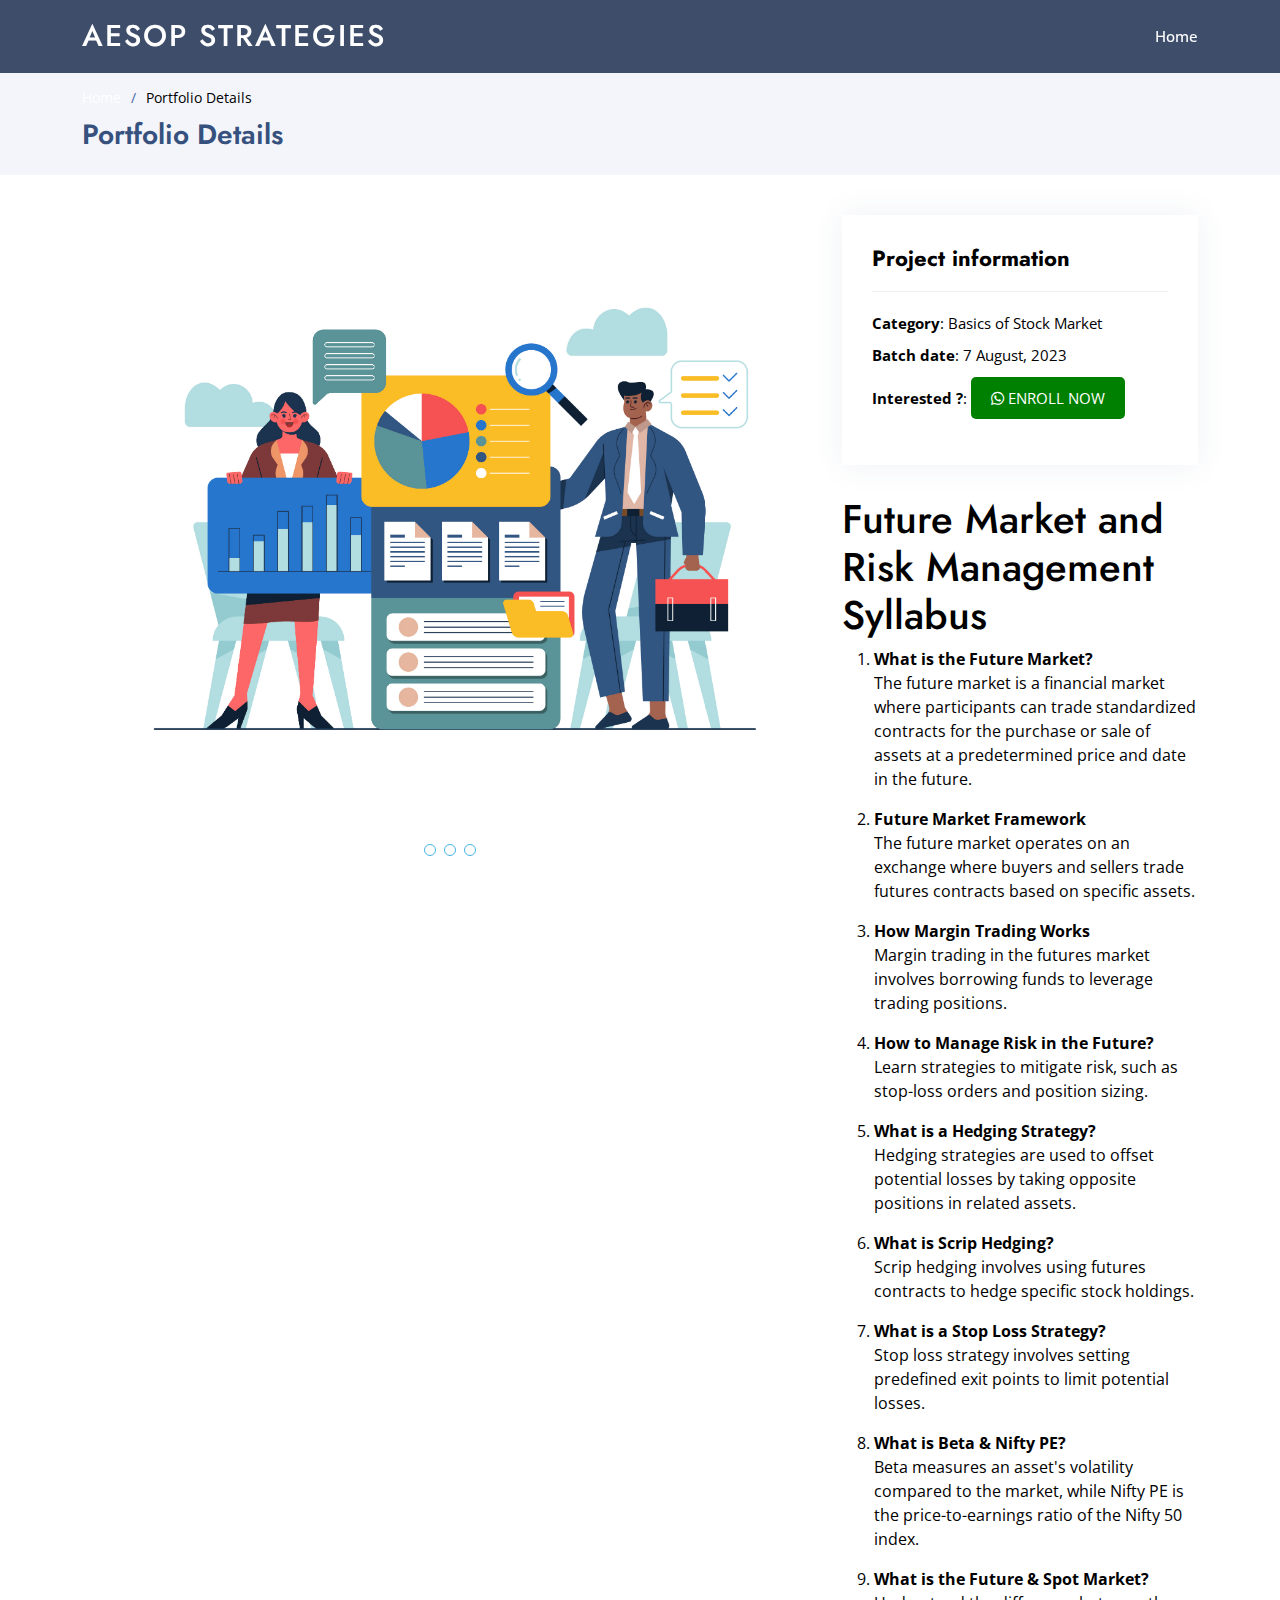
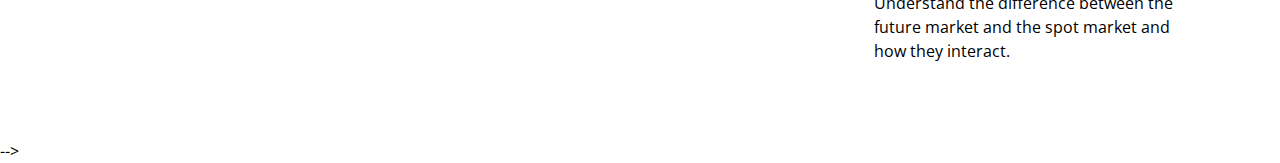
<file: portfolio-details-4.html>
<!DOCTYPE html>
<html lang="en">


<head>
  <meta charset="utf-8">
  <meta content="width=device-width, initial-scale=1.0" name="viewport">

  <title>Portfolio Details - Aesop Strategies</title>
  <meta content="" name="description">
  <meta content="" name="keywords">
  <!-- Add this link in the <head> section of your HTML -->
<link rel="stylesheet" href="https://cdnjs.cloudflare.com/ajax/libs/font-awesome/5.15.3/css/all.min.css">


  <!-- Favicons -->
  <link href="/static/assets/img/favicon.png" rel="icon">
  <link href="/static/assets/img/apple-touch-icon.png" rel="apple-touch-icon">

  <!-- Google Fonts -->
  <link href="https://fonts.googleapis.com/css?family=Open+Sans:300,300i,400,400i,600,600i,700,700i|Jost:300,300i,400,400i,500,500i,600,600i,700,700i|Poppins:300,300i,400,400i,500,500i,600,600i,700,700i" rel="stylesheet">

  <!-- Vendor CSS Files -->
  <link href="/static/assets/vendor/aos/aos.css" rel="stylesheet">
  <link href="/static/assets/vendor/bootstrap/css/bootstrap.min.css" rel="stylesheet">
  <link href="/static/assets/vendor/bootstrap-icons/bootstrap-icons.css" rel="stylesheet">
  <link href="/static/assets/vendor/boxicons/css/boxicons.min.css" rel="stylesheet">
  <link href="/static/assets/vendor/glightbox/css/glightbox.min.css" rel="stylesheet">
  <link href="/static/assets/vendor/remixicon/remixicon.css" rel="stylesheet">
  <link href="/static/assets/vendor/swiper/swiper-bundle.min.css" rel="stylesheet">

  <!-- Template Main CSS File -->
  <link href="/static/assets/css/style.css" rel="stylesheet">

  <!-- =======================================================
  * Template Name: Arsha
  * Updated: Mar 10 2023 with Bootstrap v5.2.3
  * Template URL: https://bootstrapmade.com/arsha-free-bootstrap-html-template-corporate/
  * Author: BootstrapMade.com
  * License: https://bootstrapmade.com/license/
  ======================================================== -->
</head>

<body>

  <!-- ======= Header ======= -->
  <header id="header" class="fixed-top header-inner-pages">
    <div class="container d-flex align-items-center">

      <h1 class="logo me-auto"><a href=" index.html ">Aesop Strategies</a></h1>
      <!-- Uncomment below if you prefer to use an image logo -->
      <!-- <a href="index.html" class="logo me-auto"><img src="assets/img/logo.png" alt="" class="img-fluid"></a>-->

      <nav id="navbar" class="navbar">
        <ul>
          <li><a class="nav-link scrollto " href="/">Home</a></li>
          <!-- <li><a class="nav-link scrollto" href="#about">About</a></li>
          <li><a class="nav-link scrollto" href="#services">Services</a></li>
          <li><a class="nav-link  active scrollto" href="#portfolio">Portfolio</a></li>
          <li><a class="nav-link scrollto" href="#team">Team</a></li>-->
          <!--<li class="dropdown"><a href="#"><span>Drop Down</span> <i class="bi bi-chevron-down"></i></a>
            <ul>
              <li><a href="#">Drop Down 1</a></li>
              <li class="dropdown"><a href="#"><span>Deep Drop Down</span> <i class="bi bi-chevron-right"></i></a>
                <ul>
                  <li><a href="#">Deep Drop Down 1</a></li>
                  <li><a href="#">Deep Drop Down 2</a></li>
                  <li><a href="#">Deep Drop Down 3</a></li>
                  <li><a href="#">Deep Drop Down 4</a></li>
                  <li><a href="#">Deep Drop Down 5</a></li>
                </ul>
              </li>
              <li><a href="#">Drop Down 2</a></li>
              <li><a href="#">Drop Down 3</a></li>
              <li><a href="#">Drop Down 4</a></li>
            </ul>
          </li
           <li><a class="nav-link scrollto" href="#contact">Contact</a></li> 
          <li><a class="getstarted scrollto" href="#about">Get Started</a></li>-->
        </ul>
        <i class="bi bi-list mobile-nav-toggle"></i>
      </nav><!-- .navbar -->

    </div>
  </header><!-- End Header -->

  <main id="main">

    <!-- ======= Breadcrumbs ======= -->
    <section id="breadcrumbs" class="breadcrumbs">
      <div class="container">

        <ol>
          <li><a href="index.html">Home</a></li>
          <li>Portfolio Details</li>
        </ol>
        <h2>Portfolio Details</h2>

      </div>
    </section><!-- End Breadcrumbs -->

    <!-- ======= Portfolio Details Section ======= -->
    <section id="portfolio-details" class="portfolio-details">
      <div class="container">

        <div class="row gy-4">

          <div class="col-lg-8">
            <div class="portfolio-details-slider swiper">
              <div class="swiper-wrapper align-items-center">

                <div class="swiper-slide">
                  <img src="/static/assets/img/portfolio/portfolio-1.jpg" alt="">
                </div>

                <div class="swiper-slide">
                  <img src="/static/assets/img/portfolio/portfolio-2.jpg" alt="">
                </div>

                <div class="swiper-slide">
                  <img src="/static/assets/img/portfolio/portfolio-3.jpg" alt="">
                </div>

              </div>
              <div class="swiper-pagination"></div>
            </div>
          </div>

          <div class="col-lg-4">
            <div class="portfolio-info">
              <h3>Project information</h3>
              <ul>
                <li><strong>Category</strong>: Basics of Stock Market</li>
                <!-- <li><strong>Client</strong>: ASU Company</li> -->
                <li><strong>Batch date</strong>: 7 August, 2023</li>
                <li><strong>Interested ?</strong>:
                  
                  <a href="https://wa.me/8866936422" target="_blank" class="whatsapp-button">
                    <i class="fab fa-whatsapp"></i> ENROLL NOW
                  </a>
                  
                  
                </li>
              </ul>
            </div>
            <div class="portfolio-description">
              <h1>Future Market and Risk Management Syllabus</h1>
    <ol>
        <li><strong>What is the Future Market?</strong>
            <p>The future market is a financial market where participants can trade standardized contracts for the purchase or sale of assets at a predetermined price and date in the future.</p>
        </li>

        <li><strong>Future Market Framework</strong>
            <p>The future market operates on an exchange where buyers and sellers trade futures contracts based on specific assets.</p>
        </li>

        <li><strong>How Margin Trading Works</strong>
            <p>Margin trading in the futures market involves borrowing funds to leverage trading positions.</p>
        </li>

        <li><strong>How to Manage Risk in the Future?</strong>
            <p>Learn strategies to mitigate risk, such as stop-loss orders and position sizing.</p>
        </li>

        <li><strong>What is a Hedging Strategy?</strong>
            <p>Hedging strategies are used to offset potential losses by taking opposite positions in related assets.</p>
        </li>

        <li><strong>What is Scrip Hedging?</strong>
            <p>Scrip hedging involves using futures contracts to hedge specific stock holdings.</p>
        </li>

        <li><strong>What is a Stop Loss Strategy?</strong>
            <p>Stop loss strategy involves setting predefined exit points to limit potential losses.</p>
        </li>

        <li><strong>What is Beta & Nifty PE?</strong>
            <p>Beta measures an asset's volatility compared to the market, while Nifty PE is the price-to-earnings ratio of the Nifty 50 index.</p>
        </li>

        <li><strong>What is the Future & Spot Market?</strong>
            <p>Understand the difference between the future market and the spot market and how they interact.</p>
        </li>
    </ol>
            </div>
          </div>

        </div>

      </div>
    </section><!-- End Portfolio Details Section -->

  </main><!-- End #main -->

  <!-- ======= Footer ======= 
  <footer id="footer">

    <div class="footer-newsletter">
      <div class="container">
        <div class="row justify-content-center">
          <div class="col-lg-6">
            <h4>Join Our Newsletter</h4>
            <p>Tamen quem nulla quae legam multos aute sint culpa legam noster magna</p>
            <form action="" method="post">
              <input type="email" name="email"><input type="submit" value="Subscribe">
            </form>
          </div>
        </div>
      </div>
    </div>

    <div class="footer-top">
      <div class="container">
        <div class="row">

          <div class="col-lg-3 col-md-6 footer-contact">
            <h3>Aesop strategies</h3>
            <p>
              A108 Adam Street <br>
              New York, NY 535022<br>
              United States <br><br>
              <strong>Phone:</strong> +1 5589 55488 55<br>
              <strong>Email:</strong> info@example.com<br>
            </p>
          </div>

          <div class="col-lg-3 col-md-6 footer-links">
            <h4>Useful Links</h4>
            <ul>
              <li><i class="bx bx-chevron-right"></i> <a href="#">Home</a></li>
              <li><i class="bx bx-chevron-right"></i> <a href="#">About us</a></li>
              <li><i class="bx bx-chevron-right"></i> <a href="#">Services</a></li>
              <li><i class="bx bx-chevron-right"></i> <a href="#">Terms of service</a></li>
              <li><i class="bx bx-chevron-right"></i> <a href="#">Privacy policy</a></li>
            </ul>
          </div>

          <div class="col-lg-3 col-md-6 footer-links">
            <h4>Our Services</h4>
            <ul>
              <li><i class="bx bx-chevron-right"></i> <a href="#">Web Design</a></li>
              <li><i class="bx bx-chevron-right"></i> <a href="#">Web Development</a></li>
              <li><i class="bx bx-chevron-right"></i> <a href="#">Product Management</a></li>
              <li><i class="bx bx-chevron-right"></i> <a href="#">Marketing</a></li>
              <li><i class="bx bx-chevron-right"></i> <a href="#">Graphic Design</a></li>
            </ul>
          </div>

          <div class="col-lg-3 col-md-6 footer-links">
            <h4>Our Social Networks</h4>
            <p>Cras fermentum odio eu feugiat lide par naso tierra videa magna derita valies</p>
            <div class="social-links mt-3">
              <a href="#" class="twitter"><i class="bx bxl-twitter"></i></a>
              <a href="#" class="facebook"><i class="bx bxl-facebook"></i></a>
              <a href="#" class="instagram"><i class="bx bxl-instagram"></i></a>
              <a href="#" class="google-plus"><i class="bx bxl-skype"></i></a>
              <a href="#" class="linkedin"><i class="bx bxl-linkedin"></i></a>
            </div>
          </div>

        </div>
      </div>
    </div>

  </footer> End Footer -->

  <div id="preloader"></div>
  <a href="#" class="back-to-top d-flex align-items-center justify-content-center"><i class="bi bi-arrow-up-short"></i></a>

  <!-- Vendor JS Files -->
  <script src="/static/assets/vendor/aos/aos.js"></script>
  <script src="/static/assets/vendor/bootstrap/js/bootstrap.bundle.min.js"></script>
  <script src="/static/assets/vendor/glightbox/js/glightbox.min.js"></script>
  <script src="/static/assets/vendor/isotope-layout/isotope.pkgd.min.js"></script>
  <script src="/static/assets/vendor/swiper/swiper-bundle.min.js"></script>
  <script src="/static/assets/vendor/waypoints/noframework.waypoints.js"></script>
  <script src="/static/assets/vendor/php-email-form/validate.js"></script>

  <!-- Template Main JS File -->
  <script src="/static/assets/js/main.js"></script> -->

</body>

</html>
</file>
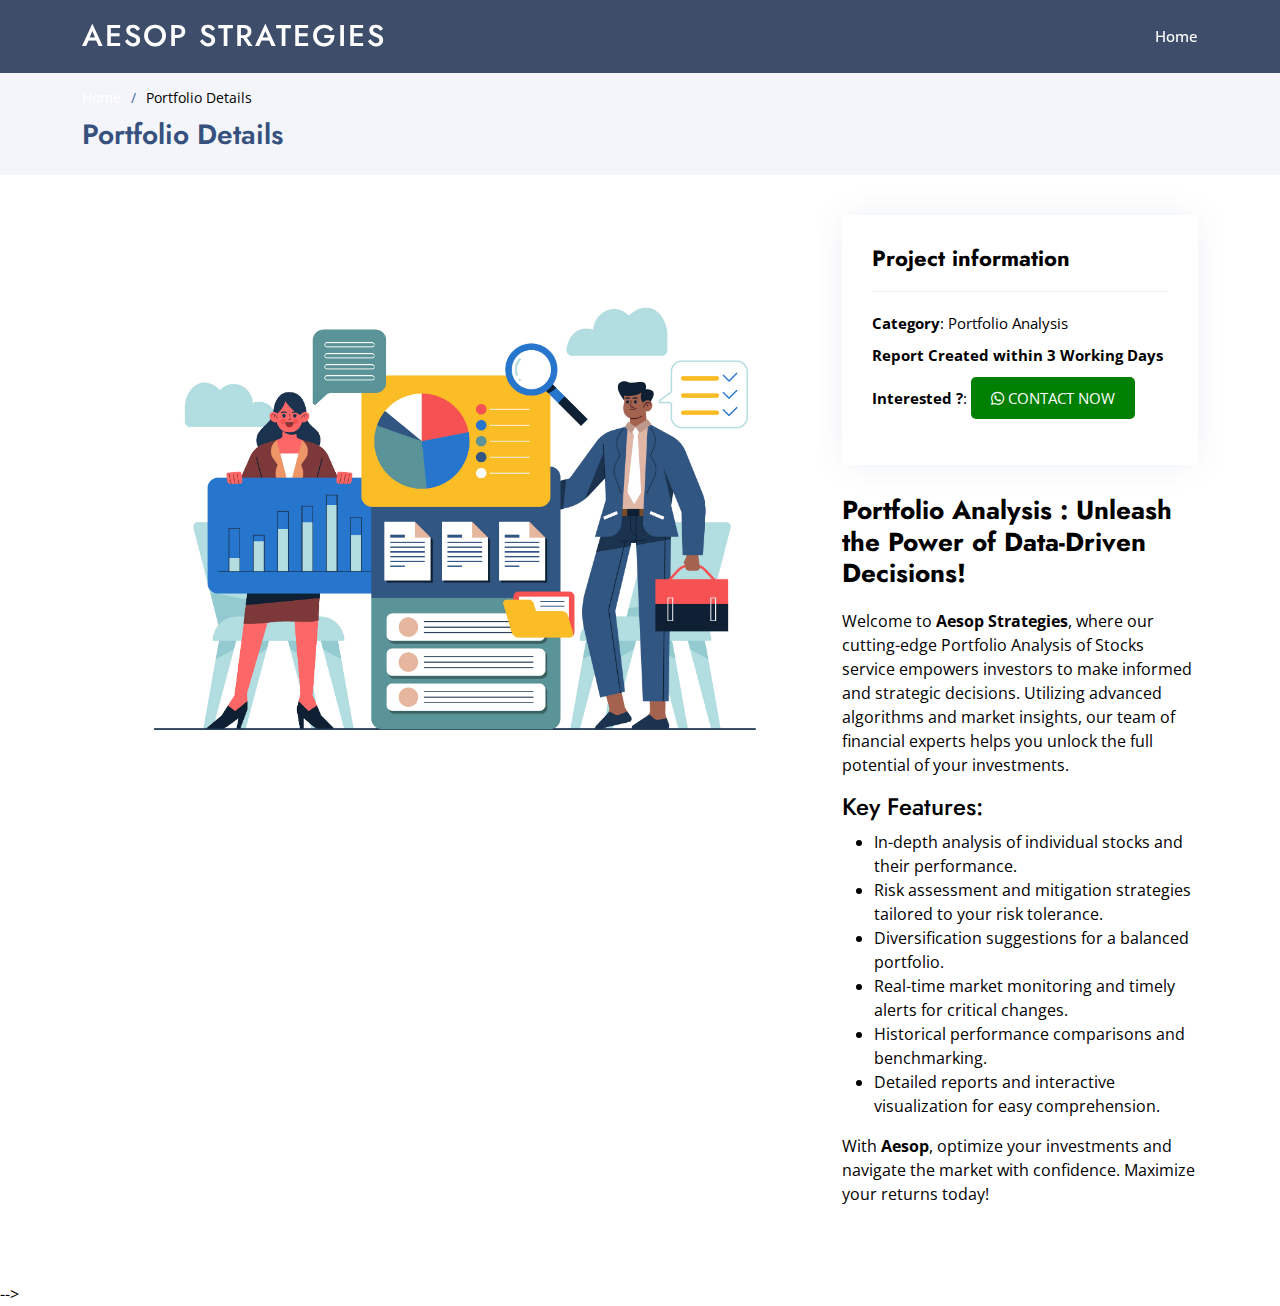
<file: portfolio-details.html>
<!DOCTYPE html>
<html lang="en">


<head>
  <meta charset="utf-8">
  <meta content="width=device-width, initial-scale=1.0" name="viewport">

  <title>Portfolio Details - Aesop Strategies</title>
  <meta content="" name="description">
  <meta content="" name="keywords">
  <!-- Add this link in the <head> section of your HTML -->
<link rel="stylesheet" href="https://cdnjs.cloudflare.com/ajax/libs/font-awesome/5.15.3/css/all.min.css">


  <!-- Favicons -->
  <link href="/static/assets/img/favicon.png" rel="icon">
  <link href="/static/assets/img/apple-touch-icon.png" rel="apple-touch-icon">

  <!-- Google Fonts -->
  <link href="https://fonts.googleapis.com/css?family=Open+Sans:300,300i,400,400i,600,600i,700,700i|Jost:300,300i,400,400i,500,500i,600,600i,700,700i|Poppins:300,300i,400,400i,500,500i,600,600i,700,700i" rel="stylesheet">

  <!-- Vendor CSS Files -->
  <link href="/static/assets/vendor/aos/aos.css" rel="stylesheet">
  <link href="/static/assets/vendor/bootstrap/css/bootstrap.min.css" rel="stylesheet">
  <link href="/static/assets/vendor/bootstrap-icons/bootstrap-icons.css" rel="stylesheet">
  <link href="/static/assets/vendor/boxicons/css/boxicons.min.css" rel="stylesheet">
  <link href="/static/assets/vendor/glightbox/css/glightbox.min.css" rel="stylesheet">
  <link href="/static/assets/vendor/remixicon/remixicon.css" rel="stylesheet">
  <link href="/static/assets/vendor/swiper/swiper-bundle.min.css" rel="stylesheet">

  <!-- Template Main CSS File -->
  <link href="/static/assets/css/style.css" rel="stylesheet">

  <!-- =======================================================
  * Template Name: Arsha
  * Updated: Mar 10 2023 with Bootstrap v5.2.3
  * Template URL: https://bootstrapmade.com/arsha-free-bootstrap-html-template-corporate/
  * Author: BootstrapMade.com
  * License: https://bootstrapmade.com/license/
  ======================================================== -->
</head>

<body>

  <!-- ======= Header ======= -->
  <header id="header" class="fixed-top header-inner-pages">
    <div class="container d-flex align-items-center">

      <h1 class="logo me-auto"><a href=" index.html ">Aesop Strategies</a></h1>
      <!-- Uncomment below if you prefer to use an image logo -->
      <!-- <a href="index.html" class="logo me-auto"><img src="assets/img/logo.png" alt="" class="img-fluid"></a>-->

      <nav id="navbar" class="navbar">
        <ul>
          <li><a class="nav-link scrollto " href="/">Home</a></li>
          <!-- <li><a class="nav-link scrollto" href="#about">About</a></li>
          <li><a class="nav-link scrollto" href="#services">Services</a></li>
          <li><a class="nav-link  active scrollto" href="#portfolio">Portfolio</a></li>
          <li><a class="nav-link scrollto" href="#team">Team</a></li>-->
          <!--<li class="dropdown"><a href="#"><span>Drop Down</span> <i class="bi bi-chevron-down"></i></a>
            <ul>
              <li><a href="#">Drop Down 1</a></li>
              <li class="dropdown"><a href="#"><span>Deep Drop Down</span> <i class="bi bi-chevron-right"></i></a>
                <ul>
                  <li><a href="#">Deep Drop Down 1</a></li>
                  <li><a href="#">Deep Drop Down 2</a></li>
                  <li><a href="#">Deep Drop Down 3</a></li>
                  <li><a href="#">Deep Drop Down 4</a></li>
                  <li><a href="#">Deep Drop Down 5</a></li>
                </ul>
              </li>
              <li><a href="#">Drop Down 2</a></li>
              <li><a href="#">Drop Down 3</a></li>
              <li><a href="#">Drop Down 4</a></li>
            </ul>
          </li
           <li><a class="nav-link scrollto" href="#contact">Contact</a></li> 
          <li><a class="getstarted scrollto" href="#about">Get Started</a></li>-->
        </ul>
        <i class="bi bi-list mobile-nav-toggle"></i>
      </nav><!-- .navbar -->

    </div>
  </header><!-- End Header -->

  <main id="main">

    <!-- ======= Breadcrumbs ======= -->
    <section id="breadcrumbs" class="breadcrumbs">
      <div class="container">

        <ol>
          <li><a href="index.html">Home</a></li>
          <li>Portfolio Details</li>
        </ol>
        <h2>Portfolio Details</h2>

      </div>
    </section><!-- End Breadcrumbs -->

    <!-- ======= Portfolio Details Section ======= -->
    <section id="portfolio-details" class="portfolio-details">
      <div class="container">

        <div class="row gy-4">

          <div class="col-lg-8">
            <div class="portfolio-details-slider swiper">
              <div class="swiper-wrapper align-items-center">

                <div class="swiper-slide">
                  <img src="/static/assets/img/portfolio/portfolio-1.jpg" alt="">
                </div>
<!-- 
                <div class="swiper-slide">
                  <img src="/static/assets/img/portfolio/portfolio-2.jpg" alt="">
                </div>

                <div class="swiper-slide">
                  <img src="/static/assets/img/portfolio/portfolio-3.jpg" alt="">
                </div> -->

              </div>
              <div class="swiper-pagination"></div>
            </div>
          </div>

          <div class="col-lg-4">
            <div class="portfolio-info">
              <h3>Project information</h3>
              <ul>
                <li><strong>Category</strong>: Portfolio Analysis</li>
                <!-- <li><strong>Client</strong>: ASU Company</li> -->
                <li><strong>Report Created within 3 Working Days</strong></li>
                <li><strong>Interested ?</strong>:
                  
                  <a href="https://wa.me/8866936422" target="_blank" class="whatsapp-button">
                    <i class="fab fa-whatsapp"></i> CONTACT NOW
                  </a>
                  
                  
                </li>
              </ul>
            </div>
            <div class="portfolio-description">
              <h2>Portfolio Analysis : Unleash the Power of Data-Driven Decisions!</h2>
              <p>Welcome to <strong>Aesop Strategies</strong>, where our cutting-edge Portfolio Analysis of Stocks service empowers investors to make informed and strategic decisions. Utilizing advanced algorithms and market insights, our team of financial experts helps you unlock the full potential of your investments.</p>
              <p>
              <h4>Key Features:</h4>
              <ul>
                  <li>In-depth analysis of individual stocks and their performance.</li>
                  <li>Risk assessment and mitigation strategies tailored to your risk tolerance.</li>
                  <li>Diversification suggestions for a balanced portfolio.</li>
                  <li>Real-time market monitoring and timely alerts for critical changes.</li>
                  <li>Historical performance comparisons and benchmarking.</li>
                  <li>Detailed reports and interactive visualization for easy comprehension.</li>
              </ul>
          
              <p>With <strong>Aesop</strong>, optimize your investments and navigate the market with confidence. Maximize your returns today!</p>
            </p>
            </div>
          </div>

        </div>

      </div>
    </section><!-- End Portfolio Details Section -->

  </main><!-- End #main -->

  <!-- ======= Footer ======= 
  <footer id="footer">

    <div class="footer-newsletter">
      <div class="container">
        <div class="row justify-content-center">
          <div class="col-lg-6">
            <h4>Join Our Newsletter</h4>
            <p>Tamen quem nulla quae legam multos aute sint culpa legam noster magna</p>
            <form action="" method="post">
              <input type="email" name="email"><input type="submit" value="Subscribe">
            </form>
          </div>
        </div>
      </div>
    </div>

    <div class="footer-top">
      <div class="container">
        <div class="row">

          <div class="col-lg-3 col-md-6 footer-contact">
            <h3>Aesop strategies</h3>
            <p>
              A108 Adam Street <br>
              New York, NY 535022<br>
              United States <br><br>
              <strong>Phone:</strong> +1 5589 55488 55<br>
              <strong>Email:</strong> info@example.com<br>
            </p>
          </div>

          <div class="col-lg-3 col-md-6 footer-links">
            <h4>Useful Links</h4>
            <ul>
              <li><i class="bx bx-chevron-right"></i> <a href="#">Home</a></li>
              <li><i class="bx bx-chevron-right"></i> <a href="#">About us</a></li>
              <li><i class="bx bx-chevron-right"></i> <a href="#">Services</a></li>
              <li><i class="bx bx-chevron-right"></i> <a href="#">Terms of service</a></li>
              <li><i class="bx bx-chevron-right"></i> <a href="#">Privacy policy</a></li>
            </ul>
          </div>

          <div class="col-lg-3 col-md-6 footer-links">
            <h4>Our Services</h4>
            <ul>
              <li><i class="bx bx-chevron-right"></i> <a href="#">Web Design</a></li>
              <li><i class="bx bx-chevron-right"></i> <a href="#">Web Development</a></li>
              <li><i class="bx bx-chevron-right"></i> <a href="#">Product Management</a></li>
              <li><i class="bx bx-chevron-right"></i> <a href="#">Marketing</a></li>
              <li><i class="bx bx-chevron-right"></i> <a href="#">Graphic Design</a></li>
            </ul>
          </div>

          <div class="col-lg-3 col-md-6 footer-links">
            <h4>Our Social Networks</h4>
            <p>Cras fermentum odio eu feugiat lide par naso tierra videa magna derita valies</p>
            <div class="social-links mt-3">
              <a href="#" class="twitter"><i class="bx bxl-twitter"></i></a>
              <a href="#" class="facebook"><i class="bx bxl-facebook"></i></a>
              <a href="#" class="instagram"><i class="bx bxl-instagram"></i></a>
              <a href="#" class="google-plus"><i class="bx bxl-skype"></i></a>
              <a href="#" class="linkedin"><i class="bx bxl-linkedin"></i></a>
            </div>
          </div>

        </div>
      </div>
    </div>

  </footer> End Footer -->

  <div id="preloader"></div>
  <a href="#" class="back-to-top d-flex align-items-center justify-content-center"><i class="bi bi-arrow-up-short"></i></a>

  <!-- Vendor JS Files -->
  <script src="/static/assets/vendor/aos/aos.js"></script>
  <script src="/static/assets/vendor/bootstrap/js/bootstrap.bundle.min.js"></script>
  <script src="/static/assets/vendor/glightbox/js/glightbox.min.js"></script>
  <script src="/static/assets/vendor/isotope-layout/isotope.pkgd.min.js"></script>
  <script src="/static/assets/vendor/swiper/swiper-bundle.min.js"></script>
  <script src="/static/assets/vendor/waypoints/noframework.waypoints.js"></script>
  <script src="/static/assets/vendor/php-email-form/validate.js"></script>

  <!-- Template Main JS File -->
  <script src="/static/assets/js/main.js"></script> -->

</body>

</html>
</file>
<file: static/assets/css/style.css>
/**
* Template Name: Arsha
* Updated: Mar 10 2023 with Bootstrap v5.2.3
* Template URL: https://bootstrapmade.com/arsha-free-bootstrap-html-template-corporate/
* Author: BootstrapMade.com
* License: https://bootstrapmade.com/license/
*/

/*--------------------------------------------------------------
# General
--------------------------------------------------------------*/
body {
  font-family: "Open Sans", sans-serif;
  color:black;
}

a {
  color: white;
  text-decoration: none;
}

a:hover {
  color: #73c5eb;
  text-decoration: none;
}

h1,
h2,
h3,
h4,
h5,
h6 {
  font-family: "Jost", sans-serif;
}

/*--------------------------------------------------------------
# Preloader
--------------------------------------------------------------*/
#preloader {
  position: fixed;
  top: 0;
  left: 0;
  right: 0;
  bottom: 0;
  z-index: 9999;
  overflow: hidden;
  background: #37517e;
}

#preloader:before {
  content: "";
  position: fixed;
  top: calc(50% - 30px);
  left: calc(50% - 30px);
  border: 6px solid #37517e;
  border-top-color: #fff;
  border-bottom-color: #fff;
  border-radius: 50%;
  width: 60px;
  height: 60px;
  animation: animate-preloader 1s linear infinite;
}

@keyframes animate-preloader {
  0% {
    transform: rotate(0deg);
  }

  100% {
    transform: rotate(360deg);
  }
}

/*--------------------------------------------------------------
# Back to top button
--------------------------------------------------------------*/
.back-to-top {
  position: fixed;
  visibility: hidden;
  opacity: 0;
  right: 15px;
  bottom: 15px;
  z-index: 996;
  background: #47b2e4;
  width: 40px;
  height: 40px;
  border-radius: 50px;
  transition: all 0.4s;
}

.back-to-top i {
  font-size: 24px;
  color: #fff;
  line-height: 0;
}

.back-to-top:hover {
  background: #6bc1e9;
  color: #fff;
}

.back-to-top.active {
  visibility: visible;
  opacity: 1;
}

/*--------------------------------------------------------------
# Header
--------------------------------------------------------------*/
#header {
  transition: all 0.5s;
  z-index: 997;
  padding: 15px 0;
}

#header.header-scrolled,
#header.header-inner-pages {
  background: rgba(40, 58, 90, 0.9);
}

#header .logo {
  font-size: 30px;
  margin: 0;
  padding: 0;
  line-height: 1;
  font-weight: 500;
  letter-spacing: 2px;
  text-transform: uppercase;
}

#header .logo  {
  color: #fff;
}

#header .logo img {
  max-height: 40px;
}

/*--------------------------------------------------------------
# Navigation Menu
--------------------------------------------------------------*/
/**
* Desktop Navigation 
*/
.navbar {
  padding: 0;
}

.navbar ul {
  margin: 0;
  padding: 0;
  display: flex;
  list-style: none;
  align-items: center;
}

.navbar li {
  position: relative;
}

.navbar a,
.navbar a:focus {
  display: flex;
  align-items: center;
  justify-content: space-between;
  padding: 10px 0 10px 30px;
  font-size: 15px;
  font-weight: 500;
  color: #fff;
  white-space: nowrap;
  transition: 0.3s;
}

.navbar a i,
.navbar a:focus i {
  font-size: 12px;
  line-height: 0;
  margin-left: 5px;
}

.navbar a:hover,
.navbar .active,
.navbar .active:focus,
.navbar li:hover>a {
  color: #47b2e4;
}

.navbar .getstarted,
.navbar .getstarted:focus {
  padding: 8px 20px;
  margin-left: 30px;
  border-radius: 50px;
  color: #fff;
  font-size: 14px;
  border: 2px solid #47b2e4;
  font-weight: 600;
}

.navbar .getstarted:hover,
.navbar .getstarted:focus:hover {
  color: #fff;
  background: #31a9e1;
}

.navbar .dropdown ul {
  display: block;
  position: absolute;
  left: 14px;
  top: calc(100% + 30px);
  margin: 0;
  padding: 10px 0;
  z-index: 99;
  opacity: 0;
  visibility: hidden;
  background: #fff;
  box-shadow: 0px 0px 30px rgba(127, 137, 161, 0.25);
  transition: 0.3s;
  border-radius: 4px;
}

.navbar .dropdown ul li {
  min-width: 200px;
}

.navbar .dropdown ul a {
  padding: 10px 20px;
  font-size: 14px;
  text-transform: none;
  font-weight: 500;
  color: #0c3c53;
}

.navbar .dropdown ul a i {
  font-size: 12px;
}

.navbar .dropdown ul a:hover,
.navbar .dropdown ul .active:hover,
.navbar .dropdown ul li:hover>a {
  color: #47b2e4;
}

.navbar .dropdown:hover>ul {
  opacity: 1;
  top: 100%;
  visibility: visible;
}

.navbar .dropdown .dropdown ul {
  top: 0;
  left: calc(100% - 30px);
  visibility: hidden;
}

.navbar .dropdown .dropdown:hover>ul {
  opacity: 1;
  top: 0;
  left: 100%;
  visibility: visible;
}

@media (max-width: 1366px) {
  .navbar .dropdown .dropdown ul {
    left: -90%;
  }

  .navbar .dropdown .dropdown:hover>ul {
    left: -100%;
  }
}

/**
* Mobile Navigation 
*/
.mobile-nav-toggle {
  color: #fff;
  font-size: 28px;
  cursor: pointer;
  display: none;
  line-height: 0;
  transition: 0.5s;
}

.mobile-nav-toggle.bi-x {
  color: #fff;
}

@media (max-width: 991px) {
  .mobile-nav-toggle {
    display: block;
  }

  .navbar ul {
    display: none;
  }
}

.navbar-mobile {
  position: fixed;
  overflow: hidden;
  top: 0;
  right: 0;
  left: 0;
  bottom: 0;
  background: rgba(40, 58, 90, 0.9);
  transition: 0.3s;
  z-index: 999;
}

.navbar-mobile .mobile-nav-toggle {
  position: absolute;
  top: 15px;
  right: 15px;
}

.navbar-mobile ul {
  display: block;
  position: absolute;
  top: 55px;
  right: 15px;
  bottom: 15px;
  left: 15px;
  padding: 10px 0;
  border-radius: 10px;
  background-color: #fff;
  overflow-y: auto;
  transition: 0.3s;
}

.navbar-mobile a,
.navbar-mobile a:focus {
  padding: 10px 20px;
  font-size: 15px;
  color: #37517e;
}

.navbar-mobile a:hover,
.navbar-mobile .active,
.navbar-mobile li:hover>a {
  color: #47b2e4;
}

.navbar-mobile .getstarted,
.navbar-mobile .getstarted:focus {
  margin: 15px;
  color: #37517e;
}

.navbar-mobile .dropdown ul {
  position: static;
  display: none;
  margin: 10px 20px;
  padding: 10px 0;
  z-index: 99;
  opacity: 1;
  visibility: visible;
  background: #fff;
  box-shadow: 0px 0px 30px rgba(127, 137, 161, 0.25);
}

.navbar-mobile .dropdown ul li {
  min-width: 200px;
}

.navbar-mobile .dropdown ul a {
  padding: 10px 20px;
}

.navbar-mobile .dropdown ul a i {
  font-size: 12px;
}

.navbar-mobile .dropdown ul a:hover,
.navbar-mobile .dropdown ul .active:hover,
.navbar-mobile .dropdown ul li:hover>a {
  color: #47b2e4;
}

.navbar-mobile .dropdown>.dropdown-active {
  display: block;
}

/*--------------------------------------------------------------
# Hero Section
--------------------------------------------------------------*/
#hero {
  width: 100%;
  height: 80vh;
  background: #37517e;
}

#hero .container {
  padding-top: 72px;
}

#hero h1 {
  margin: 0 0 10px 0;
  font-size: 48px;
  font-weight: 700;
  line-height: 56px;
  color: #fff;
}

#hero h2 {
  color: rgba(255, 255, 255, 0.6);
  margin-bottom: 50px;
  font-size: 24px;
}

#hero .btn-get-started {
  font-family: "Jost", sans-serif;
  font-weight: 500;
  font-size: 16px;
  letter-spacing: 1px;
  display: inline-block;
  padding: 10px 28px 11px 28px;
  border-radius: 50px;
  transition: 0.5s;
  margin: 10px 0 0 0;
  color: #fff;
  background: #47b2e4;
}

#hero .btn-get-started:hover {
  background: #209dd8;
}

#hero .btn-watch-video {
  font-size: 16px;
  display: flex;
  align-items: center;
  transition: 0.5s;
  margin: 10px 0 0 25px;
  color: #fff;
  line-height: 1;
}

#hero .btn-watch-video i {
  line-height: 0;
  color: #fff;
  font-size: 32px;
  transition: 0.3s;
  margin-right: 8px;
}

#hero .btn-watch-video:hover i {
  color: #47b2e4;
}

#hero .animated {
  animation: up-down 2s ease-in-out infinite alternate-reverse both;
}

@media (max-width: 991px) {
  #hero {
    height: 100vh;
    text-align: center;
  }

  #hero .animated {
    animation: none;
  }

  #hero .hero-img {
    text-align: center;
  }

  #hero .hero-img img {
    width: 50%;
  }
}

@media (max-width: 768px) {
  #hero h1 {
    font-size: 28px;
    line-height: 36px;
  }

  #hero h2 {
    font-size: 18px;
    line-height: 24px;
    margin-bottom: 30px;
  }

  #hero .hero-img img {
    width: 70%;
  }
}

@media (max-width: 575px) {
  #hero .hero-img img {
    width: 80%;
  }

  #hero .btn-get-started {
    font-size: 16px;
    padding: 10px 24px 11px 24px;
  }
}

@keyframes up-down {
  0% {
    transform: translateY(10px);
  }

  100% {
    transform: translateY(-10px);
  }
}

/*--------------------------------------------------------------
# Sections General
--------------------------------------------------------------*/
section {
  padding: 60px 0;
  overflow: hidden;
}

.section-bg {
  background-color: #f3f5fa;
}

.section-title {
  text-align: center;
  padding-bottom: 30px;
}

.section-title h2 {
  font-size: 32px;
  font-weight: bold;
  text-transform: uppercase;
  margin-bottom: 20px;
  padding-bottom: 20px;
  position: relative;
  color: #37517e;
}

.section-title h2::before {
  content: "";
  position: absolute;
  display: block;
  width: 120px;
  height: 1px;
  background: #ddd;
  bottom: 1px;
  left: calc(50% - 60px);
}

.section-title h2::after {
  content: "";
  position: absolute;
  display: block;
  width: 40px;
  height: 3px;
  background: #47b2e4;
  bottom: 0;
  left: calc(50% - 20px);
}

.section-title p {
  margin-bottom: 0;
}

/*--------------------------------------------------------------
# Clients
--------------------------------------------------------------*/
.clients {
  padding: 12px 0;
  text-align: center;
}

.clients img {
  max-width: 45%;
  transition: all 0.4s ease-in-out;
  display: inline-block;
  padding: 15px 0;
  filter: grayscale(100);
}

.clients img:hover {
  filter: none;
  transform: scale(1.1);
}

@media (max-width: 768px) {
  .clients img {
    max-width: 40%;
  }
}

/*--------------------------------------------------------------
# About Us
--------------------------------------------------------------*/
.about .content h3 {
  font-weight: 600;
  font-size: 26px;
}

.about .content ul {
  list-style: none;
  padding: 0;
}

.about .content ul li {
  padding-left: 28px;
  position: relative;
}

.about .content ul li+li {
  margin-top: 10px;
}

.about .content ul i {
  position: absolute;
  left: 0;
  top: 2px;
  font-size: 20px;
  color: #47b2e4;
  line-height: 1;
}

.about .content p:last-child {
  margin-bottom: 0;
}

.about .content .btn-learn-more {
  font-family: "Poppins", sans-serif;
  font-weight: 500;
  font-size: 14px;
  letter-spacing: 1px;
  display: inline-block;
  padding: 12px 32px;
  border-radius: 4px;
  transition: 0.3s;
  line-height: 1;
  color: #47b2e4;
  animation-delay: 0.8s;
  margin-top: 6px;
  border: 2px solid #47b2e4;
}

.about .content .btn-learn-more:hover {
  background: #47b2e4;
  color: #fff;
  text-decoration: none;
}

/*--------------------------------------------------------------
# Why Us
--------------------------------------------------------------*/
.why-us .content {
  padding: 60px 100px 0 100px;
}

.why-us .content h3 {
  font-weight: 400;
  font-size: 34px;
  color: #37517e;
}

.why-us .content h4 {
  font-size: 20px;
  font-weight: 700;
  margin-top: 5px;
}

.why-us .content p {
  font-size: 15px;
  color: #848484;
}

.why-us .img {
  background-size: contain;
  background-repeat: no-repeat;
  background-position: center left;
}

.why-us .accordion-list {
  padding: 0 100px 60px 100px;
}

.why-us .accordion-list ul {
  padding: 0;
  list-style: none;
}

.why-us .accordion-list li+li {
  margin-top: 15px;
}

.why-us .accordion-list li {
  padding: 20px;
  background: #fff;
  border-radius: 4px;
}

.why-us .accordion-list a {
  display: block;
  position: relative;
  font-family: "Poppins", sans-serif;
  font-size: 16px;
  line-height: 24px;
  font-weight: 500;
  padding-right: 30px;
  outline: none;
  cursor: pointer;
}

.why-us .accordion-list span {
  color: #47b2e4;
  font-weight: 600;
  font-size: 18px;
  padding-right: 10px;
}

.why-us .accordion-list i {
  font-size: 24px;
  position: absolute;
  right: 0;
  top: 0;
}

.why-us .accordion-list p {
  margin-bottom: 0;
  padding: 10px 0 0 0;
}

.why-us .accordion-list .icon-show {
  display: none;
}

.why-us .accordion-list a.collapsed {
  color: #343a40;
}

.why-us .accordion-list a.collapsed:hover {
  color: #47b2e4;
}

.why-us .accordion-list a.collapsed .icon-show {
  display: inline-block;
}

.why-us .accordion-list a.collapsed .icon-close {
  display: none;
}

@media (max-width: 1024px) {

  .why-us .content,
  .why-us .accordion-list {
    padding-left:0;
    padding-right: 0;
  }
}

@media (max-width: 992px) {
  .why-us .img {
    min-height: 400px;
  }

  .why-us .content {
    padding-top: 30px;
  }

  .why-us .accordion-list {
    padding-bottom: 30px;
  }
}

@media (max-width: 575px) {
  .why-us .img {
    min-height: 200px;
  }
}

/*--------------------------------------------------------------
# Skills
--------------------------------------------------------------*/
.skills .content h3 {
  font-weight: 700;
  font-size: 32px;
  color: #37517e;
  font-family: "Poppins", sans-serif;
}

.skills .content ul {
  list-style: none;
  padding: 0;
}

.skills .content ul li {
  padding-bottom: 10px;
}

.skills .content ul i {
  font-size: 20px;
  padding-right: 4px;
  color: #47b2e4;
}

.skills .content p:last-child {
  margin-bottom: 0;
}

.skills .progress {
  height: 60px;
  display: block;
  background: none;
  border-radius: 0;
}

.skills .progress .skill {
  padding: 0;
  margin: 0 0 6px 0;
  text-transform: uppercase;
  display: block;
  font-weight: 600;
  font-family: "Poppins", sans-serif;
  color: #37517e;
}

.skills .progress .skill .val {
  float: right;
  font-style: normal;
}

.skills .progress-bar-wrap {
  background: #e8edf5;
  height: 10px;
}

.skills .progress-bar {
  width: 1px;
  height: 10px;
  transition: 0.9s;
  background-color: #4668a2;
}

/*--------------------------------------------------------------
# Services
--------------------------------------------------------------*/
.services .icon-box {
  box-shadow: 0px 0 25px 0 rgba(0, 0, 0, 0.1);
  padding: 50px 30px;
  transition: all ease-in-out 0.4s;
  background: #fff;
}

.services .icon-box .icon {
  margin-bottom: 10px;
}

.services .icon-box .icon i {
  color: #47b2e4;
  font-size: 36px;
  transition: 0.3s;
}

.services .icon-box h4 {
  font-weight: 500;
  margin-bottom: 15px;
  font-size: 24px;
}

.services .icon-box h4 a {
  color: #37517e;
  transition: ease-in-out 0.3s;
}

.services .icon-box p {
  line-height: 24px;
  font-size: 14px;
  margin-bottom: 0;
}

.services .icon-box:hover {
  transform: translateY(-10px);
}

.services .icon-box:hover h4 a {
  color: #47b2e4;
}

/*--------------------------------------------------------------
# Cta
--------------------------------------------------------------*/
.cta {
  background: linear-gradient(rgba(40, 58, 90, 0.9), rgba(40, 58, 90, 0.9)), url("../img/cta-bg.jpg") fixed center center;
  background-size: cover;
  padding: 120px 0;
}

.cta h3 {
  color: #fff;
  font-size: 28px;
  font-weight: 700;
}

.cta p {
  color: #fff;
}

.cta .cta-btn {
  font-family: "Jost", sans-serif;
  font-weight: 500;
  font-size: 16px;
  letter-spacing: 1px;
  display: inline-block;
  padding: 12px 40px;
  border-radius: 50px;
  transition: 0.5s;
  margin: 10px;
  border: 2px solid #fff;
  color: #fff;
}

.cta .cta-btn:hover {
  background: #47b2e4;
  border: 2px solid #47b2e4;
}

@media (max-width: 1024px) {
  .cta {
    background-attachment: scroll;
  }
}

@media (min-width: 769px) {
  .cta .cta-btn-container {
    display: flex;
    align-items: center;
    justify-content: flex-end;
  }
}

/*--------------------------------------------------------------
# Portfolio
--------------------------------------------------------------*/
.portfolio #portfolio-flters {
  list-style: none;
  margin-bottom: 20px;
}

.portfolio #portfolio-flters li {
  cursor: pointer;
  display: inline-block;
  margin: 10px 5px;
  font-size: 15px;
  font-weight: 500;
  line-height: 1;
  color: #444444;
  transition: all 0.3s;
  padding: 8px 20px;
  border-radius: 50px;
  font-family: "Poppins", sans-serif;
}

.portfolio #portfolio-flters li:hover,
.portfolio #portfolio-flters li.filter-active {
  background: #47b2e4;
  color: #fff;
}

.portfolio .portfolio-item {
  margin-bottom: 30px;
}

.portfolio .portfolio-item .portfolio-img {
  overflow: hidden;
}

.portfolio .portfolio-item .portfolio-img img {
  transition: all 0.6s;
}

.portfolio .portfolio-item .portfolio-info {
  opacity: 0;
  position: absolute;
  left: 15px;
  bottom: 0;
  z-index: 3;
  right: 15px;
  transition: all 0.3s;
  background: rgba(55, 81, 126, 0.8);
  padding: 10px 15px;
}

.portfolio .portfolio-item .portfolio-info h4 {
  font-size: 18px;
  color: #fff;
  font-weight: 600;
  color: #fff;
  margin-bottom: 0px;
}

.portfolio .portfolio-item .portfolio-info p {
  color: #f9fcfe;
  font-size: 14px;
  margin-bottom: 0;
}

.portfolio .portfolio-item .portfolio-info .preview-link,
.portfolio .portfolio-item .portfolio-info .details-link {
  position: absolute;
  right: 40px;
  font-size: 24px;
  top: calc(50% - 18px);
  color: #fff;
  transition: 0.3s;
}

.portfolio .portfolio-item .portfolio-info .preview-link:hover,
.portfolio .portfolio-item .portfolio-info .details-link:hover {
  color: #47b2e4;
}

.portfolio .portfolio-item .portfolio-info .details-link {
  right: 10px;
}

.portfolio .portfolio-item:hover .portfolio-img img {
  transform: scale(1.15);
}

.portfolio .portfolio-item:hover .portfolio-info {
  opacity: 1;
}

/*--------------------------------------------------------------
# Portfolio Details
--------------------------------------------------------------*/
.portfolio-details {
  padding-top: 40px;
}
.whatsapp-button {
  display: inline-block;
  padding: 10px 20px;
  background-color: green;
  color: white;
  text-decoration: none;
  border-radius: 5px;
}

.portfolio-details .portfolio-details-slider img {
  width: 100%;
}

.portfolio-details .portfolio-details-slider .swiper-pagination {
  margin-top: 20px;
  position: relative;
}

.portfolio-details .portfolio-details-slider .swiper-pagination .swiper-pagination-bullet {
  width: 12px;
  height: 12px;
  background-color: #fff;
  opacity: 1;
  border: 1px solid #47b2e4;
}

.portfolio-details .portfolio-details-slider .swiper-pagination .swiper-pagination-bullet-active {
  background-color: white;
}

.portfolio-details .portfolio-info {
  padding: 30px;
  box-shadow: 0px 0 30px rgba(55, 81, 126, 0.08);
}

.portfolio-details .portfolio-info h3 {
  font-size: 22px;
  font-weight: 700;
  margin-bottom: 20px;
  padding-bottom: 20px;
  border-bottom: 1px solid #eee;
}

.portfolio-details .portfolio-info ul {
  list-style: none;
  padding: 0;
  font-size: 15px;
}

.portfolio-details .portfolio-info ul li+li {
  margin-top: 10px;
}

.portfolio-details .portfolio-description {
  padding-top: 30px;
}

.portfolio-details .portfolio-description h2 {
  font-size: 26px;
  font-weight: 700;
  margin-bottom: 20px;
}

.portfolio-details .portfolio-description p {
  padding: 0;
}

/*--------------------------------------------------------------
# Team
--------------------------------------------------------------*/
.team .member {
  position: relative;
  box-shadow: 0px 2px 15px rgba(0, 0, 0, 0.1);
  padding: 30px;
  border-radius: 5px;
  background: #fff;
  transition: 0.5s;
  height: 100%;
}

.team .member .pic {
  overflow: hidden;
  width: 180px;
  border-radius: 50%;
}

.team .member .pic img {
  transition: ease-in-out 0.3s;
}

.team .member:hover {
  transform: translateY(-10px);
}

.team .member .member-info {
  padding-left: 30px;
}

.team .member h4 {
  font-weight: 700;
  margin-bottom: 5px;
  font-size: 20px;
  color: #37517e;
}

.team .member span {
  display: block;
  font-size: 15px;
  padding-bottom: 10px;
  position: relative;
  font-weight: 500;
}

.team .member span::after {
  content: "";
  position: absolute;
  display: block;
  width: 50px;
  height: 1px;
  background: #cbd6e9;
  bottom: 0;
  left: 0;
}

.team .member p {
  margin: 10px 0 0 0;
  font-size: 14px;
}

.team .member .social {
  margin-top: 12px;
  display: flex;
  align-items: center;
  justify-content: flex-start;
}

.team .member .social a {
  transition: ease-in-out 0.3s;
  display: flex;
  align-items: center;
  justify-content: center;
  border-radius: 50px;
  width: 32px;
  height: 32px;
  background: #eff2f8;
}

.team .member .social a i {
  color: #37517e;
  font-size: 16px;
  margin: 0 2px;
}

.team .member .social a:hover {
  background: #47b2e4;
}

.team .member .social a:hover i {
  color: #fff;
}

.team .member .social a+a {
  margin-left: 8px;
}

/*--------------------------------------------------------------
# Pricing
--------------------------------------------------------------*/
.pricing .row {
  padding-top: 40px;
}

.pricing .box {
  padding: 60px 40px;
  box-shadow: 0 3px 20px -2px rgba(20, 45, 100, 0.1);
  background: #fff;
  height: 100%;
  border-top: 4px solid #fff;
  border-radius: 5px;
}

.pricing h3 {
  font-weight: 500;
  margin-bottom: 15px;
  font-size: 20px;
  color: #37517e;
}

.pricing h4 {
  font-size: 48px;
  color: #37517e;
  font-weight: 400;
  font-family: "Jost", sans-serif;
  margin-bottom: 25px;
}

.pricing h4 sup {
  font-size: 28px;
}

.pricing h4 span {
  color: #47b2e4;
  font-size: 18px;
  display: block;
}

.pricing ul {
  padding: 20px 0;
  list-style: none;
  color: #999;
  text-align: left;
  line-height: 20px;
}

.pricing ul li {
  padding: 10px 0 10px 30px;
  position: relative;
}

.pricing ul i {
  color: #28a745;
  font-size: 24px;
  position: absolute;
  left: 0;
  top: 6px;
}

.pricing ul .na {
  color: #ccc;
}

.pricing ul .na i {
  color: #ccc;
}

.pricing ul .na span {
  text-decoration: line-through;
}

.pricing .buy-btn {
  display: inline-block;
  padding: 12px 35px;
  border-radius: 50px;
  color: #47b2e4;
  transition: none;
  font-size: 16px;
  font-weight: 500;
  font-family: "Jost", sans-serif;
  transition: 0.3s;
  border: 1px solid #47b2e4;
}

.pricing .buy-btn:hover {
  background: #47b2e4;
  color: #fff;
}

.pricing .featured {
  border-top-color: #47b2e4;
}

.pricing .featured .buy-btn {
  background: #47b2e4;
  color: #fff;
}

.pricing .featured .buy-btn:hover {
  background: #23a3df;
}

@media (max-width: 992px) {
  .pricing .box {
    max-width: 60%;
    margin: 0 auto 30px auto;
  }
}

@media (max-width: 767px) {
  .pricing .box {
    max-width: 80%;
    margin: 0 auto 30px auto;
  }
}

@media (max-width: 420px) {
  .pricing .box {
    max-width: 100%;
    margin: 0 auto 30px auto;
  }
}

/*--------------------------------------------------------------
# Frequently Asked Questions
--------------------------------------------------------------*/
.faq .faq-list {
  padding: 0 100px;
}

.faq .faq-list ul {
  padding: 0;
  list-style: none;
}

.faq .faq-list li+li {
  margin-top: 15px;
}

.faq .faq-list li {
  padding: 20px;
  background: #fff;
  border-radius: 4px;
  position: relative;
}

.faq .faq-list a {
  display: block;
  position: relative;
  font-family: "Poppins", sans-serif;
  font-size: 16px;
  line-height: 24px;
  font-weight: 500;
  padding: 0 30px;
  outline: none;
  cursor: pointer;
}

.faq .faq-list .icon-help {
  font-size: 24px;
  position: absolute;
  right: 0;
  left: 20px;
  color: #47b2e4;
}

.faq .faq-list .icon-show,
.faq .faq-list .icon-close {
  font-size: 24px;
  position: absolute;
  right: 0;
  top: 0;
}

.faq .faq-list p {
  margin-bottom: 0;
  padding: 10px 0 0 0;
}

.faq .faq-list .icon-show {
  display: none;
}

.faq .faq-list a.collapsed {
  color: #37517e;
  transition: 0.3s;
}

.faq .faq-list a.collapsed:hover {
  color: #47b2e4;
}

.faq .faq-list a.collapsed .icon-show {
  display: inline-block;
}

.faq .faq-list a.collapsed .icon-close {
  display: none;
}

@media (max-width: 1200px) {
  .faq .faq-list {
    padding: 0;
  }
}

/*--------------------------------------------------------------
# Contact
--------------------------------------------------------------*/
.contact .info {
  border-top: 3px solid #47b2e4;
  border-bottom: 3px solid #47b2e4;
  padding: 30px;
  background: #fff;
  width: 100%;
  box-shadow: 0 0 24px 0 rgba(0, 0, 0, 0.1);
}

.contact .info i {
  font-size: 20px;
  color: #47b2e4;
  float: left;
  width: 44px;
  height: 44px;
  background: #e7f5fb;
  display: flex;
  justify-content: center;
  align-items: center;
  border-radius: 50px;
  transition: all 0.3s ease-in-out;
}

.contact .info h4 {
  padding: 0 0 0 60px;
  font-size: 22px;
  font-weight: 600;
  margin-bottom: 5px;
  color: #37517e;
}

.contact .info p {
  padding: 0 0 10px 60px;
  margin-bottom: 20px;
  font-size: 14px;
  color: #6182ba;
}

.contact .info .email p {
  padding-top: 5px;
}

.contact .info .social-links {
  padding-left: 60px;
}

.contact .info .social-links a {
  font-size: 18px;
  display: inline-block;
  background: #333;
  color: #fff;
  line-height: 1;
  padding: 8px 0;
  border-radius: 50%;
  text-align: center;
  width: 36px;
  height: 36px;
  transition: 0.3s;
  margin-right: 10px;
}

.contact .info .social-links a:hover {
  background: #47b2e4;
  color: #fff;
}

.contact .info .email:hover i,
.contact .info .address:hover i,
.contact .info .phone:hover i {
  background: #47b2e4;
  color: #fff;
}

.contact .php-email-form {
  width: 100%;
  border-top: 3px solid #47b2e4;
  border-bottom: 3px solid #47b2e4;
  padding: 30px;
  background: #fff;
  box-shadow: 0 0 24px 0 rgba(0, 0, 0, 0.12);
}

.contact .php-email-form .form-group {
  padding-bottom: 8px;
}

.contact .php-email-form .validate {
  display: none;
  color: red;
  margin: 0 0 15px 0;
  font-weight: 400;
  font-size: 13px;
}

.contact .php-email-form .error-message {
  display: none;
  color: #fff;
  background: #ed3c0d;
  text-align: left;
  padding: 15px;
  font-weight: 600;
}

.contact .php-email-form .error-message br+br {
  margin-top: 25px;
}

.contact .php-email-form .sent-message {
  display: none;
  color: #fff;
  background: #18d26e;
  text-align: center;
  padding: 15px;
  font-weight: 600;
}

.contact .php-email-form .loading {
  display: none;
  background: #fff;
  text-align: center;
  padding: 15px;
}

.contact .php-email-form .loading:before {
  content: "";
  display: inline-block;
  border-radius: 50%;
  width: 24px;
  height: 24px;
  margin: 0 10px -6px 0;
  border: 3px solid #18d26e;
  border-top-color: #eee;
  animation: animate-loading 1s linear infinite;
}

.contact .php-email-form .form-group {
  margin-bottom: 20px;
}

.contact .php-email-form label {
  padding-bottom: 8px;
}

.contact .php-email-form input,
.contact .php-email-form textarea {
  border-radius: 0;
  box-shadow: none;
  font-size: 14px;
  border-radius: 4px;
}

.contact .php-email-form input:focus,
.contact .php-email-form textarea:focus {
  border-color: #47b2e4;
}

.contact .php-email-form input {
  height: 44px;
}

.contact .php-email-form textarea {
  padding: 10px 12px;
}

.contact .php-email-form button[type=submit] {
  background: #47b2e4;
  border: 0;
  padding: 12px 34px;
  color: #fff;
  transition: 0.4s;
  border-radius: 50px;
}

.contact .php-email-form button[type=submit]:hover {
  background: #209dd8;
}

@keyframes animate-loading {
  0% {
    transform: rotate(0deg);
  }

  100% {
    transform: rotate(360deg);
  }
}

/*--------------------------------------------------------------
# Breadcrumbs
--------------------------------------------------------------*/
.breadcrumbs {
  padding: 15px 0;
  background: #f3f5fa;
  min-height: 40px;
  margin-top: 72px;
}

@media (max-width: 992px) {
  .breadcrumbs {
    margin-top: 68px;
  }
}

.breadcrumbs h2 {
  font-size: 28px;
  font-weight: 600;
  color: #37517e;
}

.breadcrumbs ol {
  display: flex;
  flex-wrap: wrap;
  list-style: none;
  padding: 0 0 10px 0;
  margin: 0;
  font-size: 14px;
}

.breadcrumbs ol li+li {
  padding-left: 10px;
}

.breadcrumbs ol li+li::before {
  display: inline-block;
  padding-right: 10px;
  color: #4668a2;
  content: "/";
}

/*--------------------------------------------------------------
# Footer
--------------------------------------------------------------*/
#footer {
  font-size: 14px;
  background: #37517e;
}

#footer .footer-newsletter {
  padding: 50px 0;
  background: #f3f5fa;
  text-align: center;
  font-size: 15px;
  color: #444444;
}

#footer .footer-newsletter h4 {
  font-size: 24px;
  margin: 0 0 20px 0;
  padding: 0;
  line-height: 1;
  font-weight: 600;
  color: #37517e;
}

#footer .footer-newsletter form {
  margin-top: 30px;
  background: #fff;
  padding: 6px 10px;
  position: relative;
  border-radius: 50px;
  box-shadow: 0px 2px 15px rgba(0, 0, 0, 0.06);
  text-align: left;
}

#footer .footer-newsletter form input[type=email] {
  border: 0;
  padding: 4px 8px;
  width: calc(100% - 100px);
}

#footer .footer-newsletter form input[type=submit] {
  position: absolute;
  top: 0;
  right: 0;
  bottom: 0;
  border: 0;
  background: none;
  font-size: 16px;
  padding: 0 20px;
  background: #47b2e4;
  color: #fff;
  transition: 0.3s;
  border-radius: 50px;
  box-shadow: 0px 2px 15px rgba(0, 0, 0, 0.1);
}

#footer .footer-newsletter form input[type=submit]:hover {
  background: #209dd8;
}

#footer .footer-top {
  padding: 60px 0 30px 0;
  background: #fff;
}

#footer .footer-top .footer-contact {
  margin-bottom: 30px;
}

#footer .footer-top .footer-contact h3 {
  font-size: 28px;
  margin: 0 0 10px 0;
  padding: 2px 0 2px 0;
  line-height: 1;
  text-transform: uppercase;
  font-weight: 600;
  color: #37517e;
}

#footer .footer-top .footer-contact p {
  font-size: 14px;
  line-height: 24px;
  margin-bottom: 0;
  font-family: "Jost", sans-serif;
  color: #5e5e5e;
}

#footer .footer-top h4 {
  font-size: 16px;
  font-weight: bold;
  color: #37517e;
  position: relative;
  padding-bottom: 12px;
}

#footer .footer-top .footer-links {
  margin-bottom: 30px;
}

#footer .footer-top .footer-links ul {
  list-style: none;
  padding: 0;
  margin: 0;
}

#footer .footer-top .footer-links ul i {
  padding-right: 2px;
  color: #47b2e4;
  font-size: 18px;
  line-height: 1;
}

#footer .footer-top .footer-links ul li {
  padding: 10px 0;
  display: flex;
  align-items: center;
}

#footer .footer-top .footer-links ul li:first-child {
  padding-top: 0;
}

#footer .footer-top .footer-links ul a {
  color: #777777;
  transition: 0.3s;
  display: inline-block;
  line-height: 1;
}

#footer .footer-top .footer-links ul a:hover {
  text-decoration: none;
  color: #47b2e4;
}

#footer .footer-top .social-links a {
  font-size: 18px;
  display: inline-block;
  background: #47b2e4;
  color: #fff;
  line-height: 1;
  padding: 8px 0;
  margin-right: 4px;
  border-radius: 50%;
  text-align: center;
  width: 36px;
  height: 36px;
  transition: 0.3s;
}

#footer .footer-top .social-links a:hover {
  background: #209dd8;
  color: #fff;
  text-decoration: none;
}

#footer .footer-bottom {
  padding-top: 30px;
  padding-bottom: 30px;
  color: #fff;
}

#footer .copyright {
  float: left;
}

#footer .credits {
  float: right;
  font-size: 13px;
}

#footer .credits a {
  transition: 0.3s;
}

@media (max-width: 768px) {
  #footer .footer-bottom {
    padding-top: 20px;
    padding-bottom: 20px;
  }

  #footer .copyright,
  #footer .credits {
    text-align: center;
    float: none;
  }

  #footer .credits {
    padding-top: 4px;
  }
}
</file>
